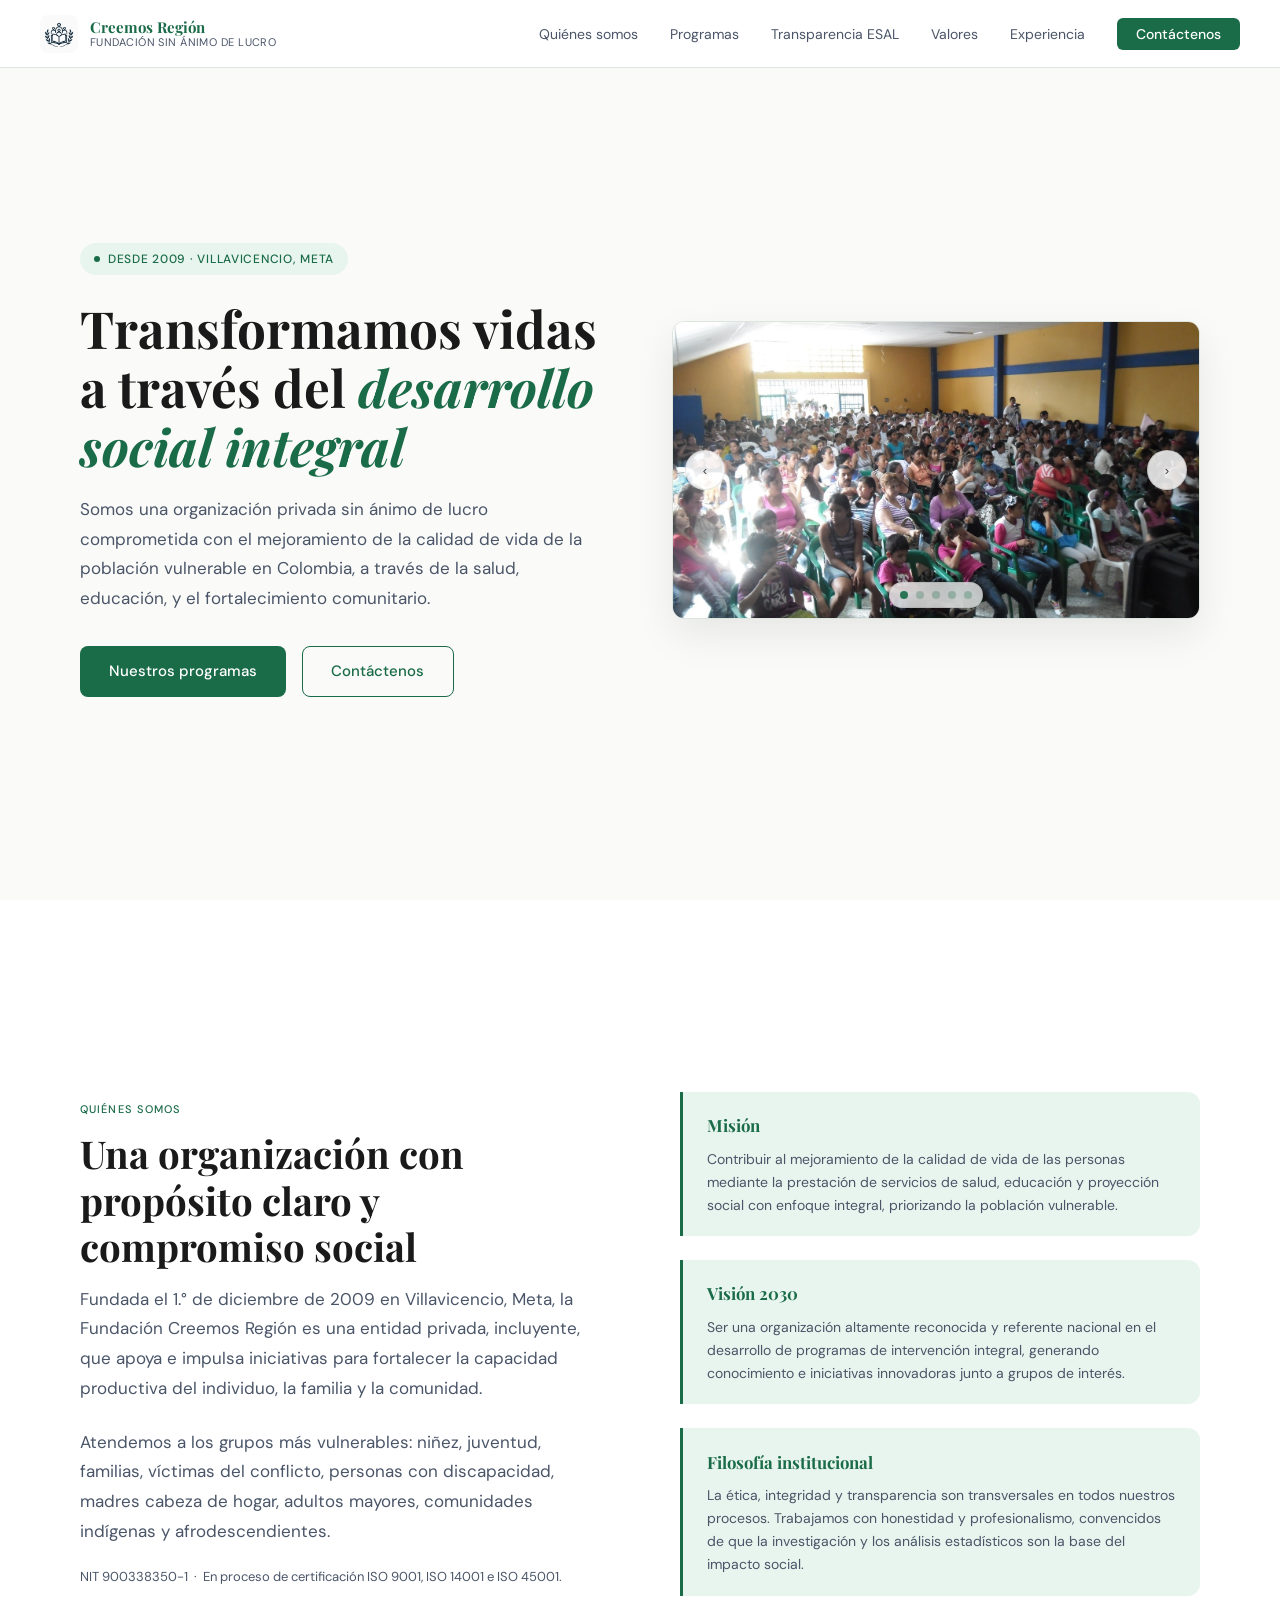
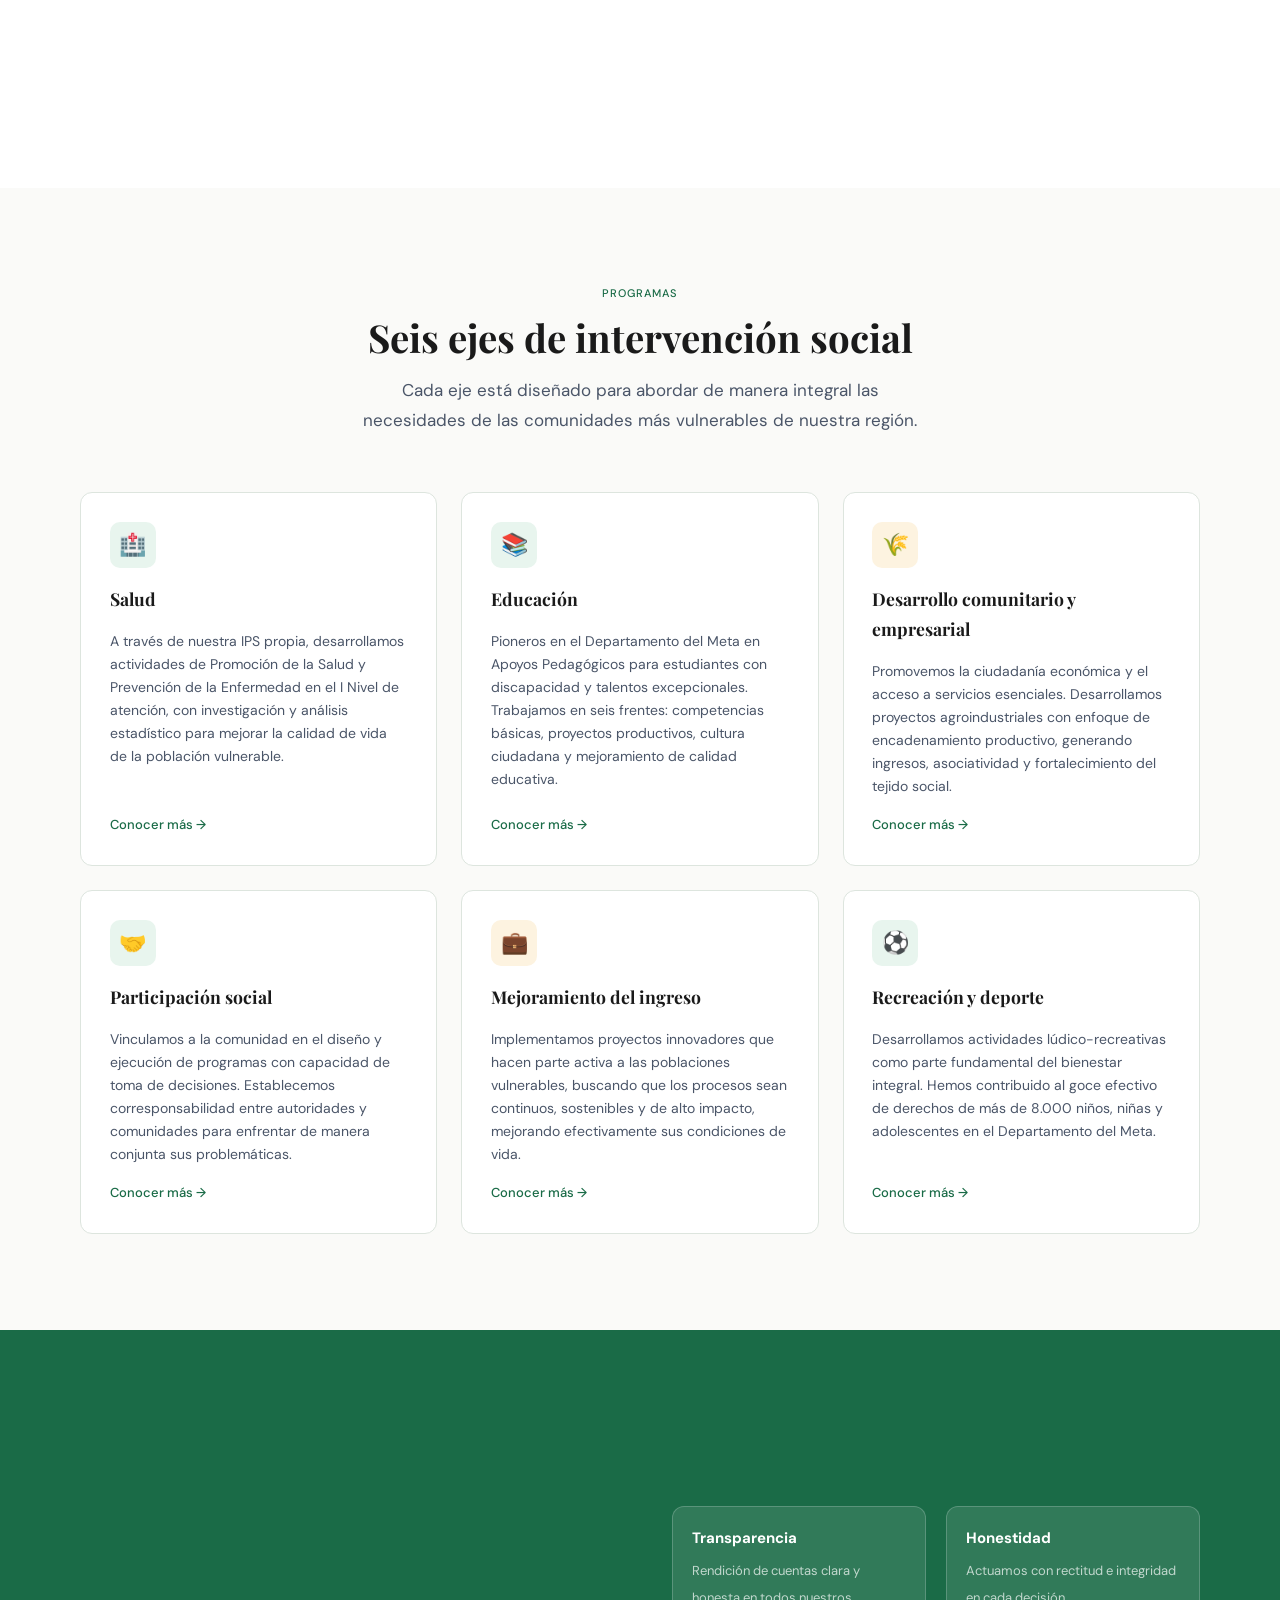
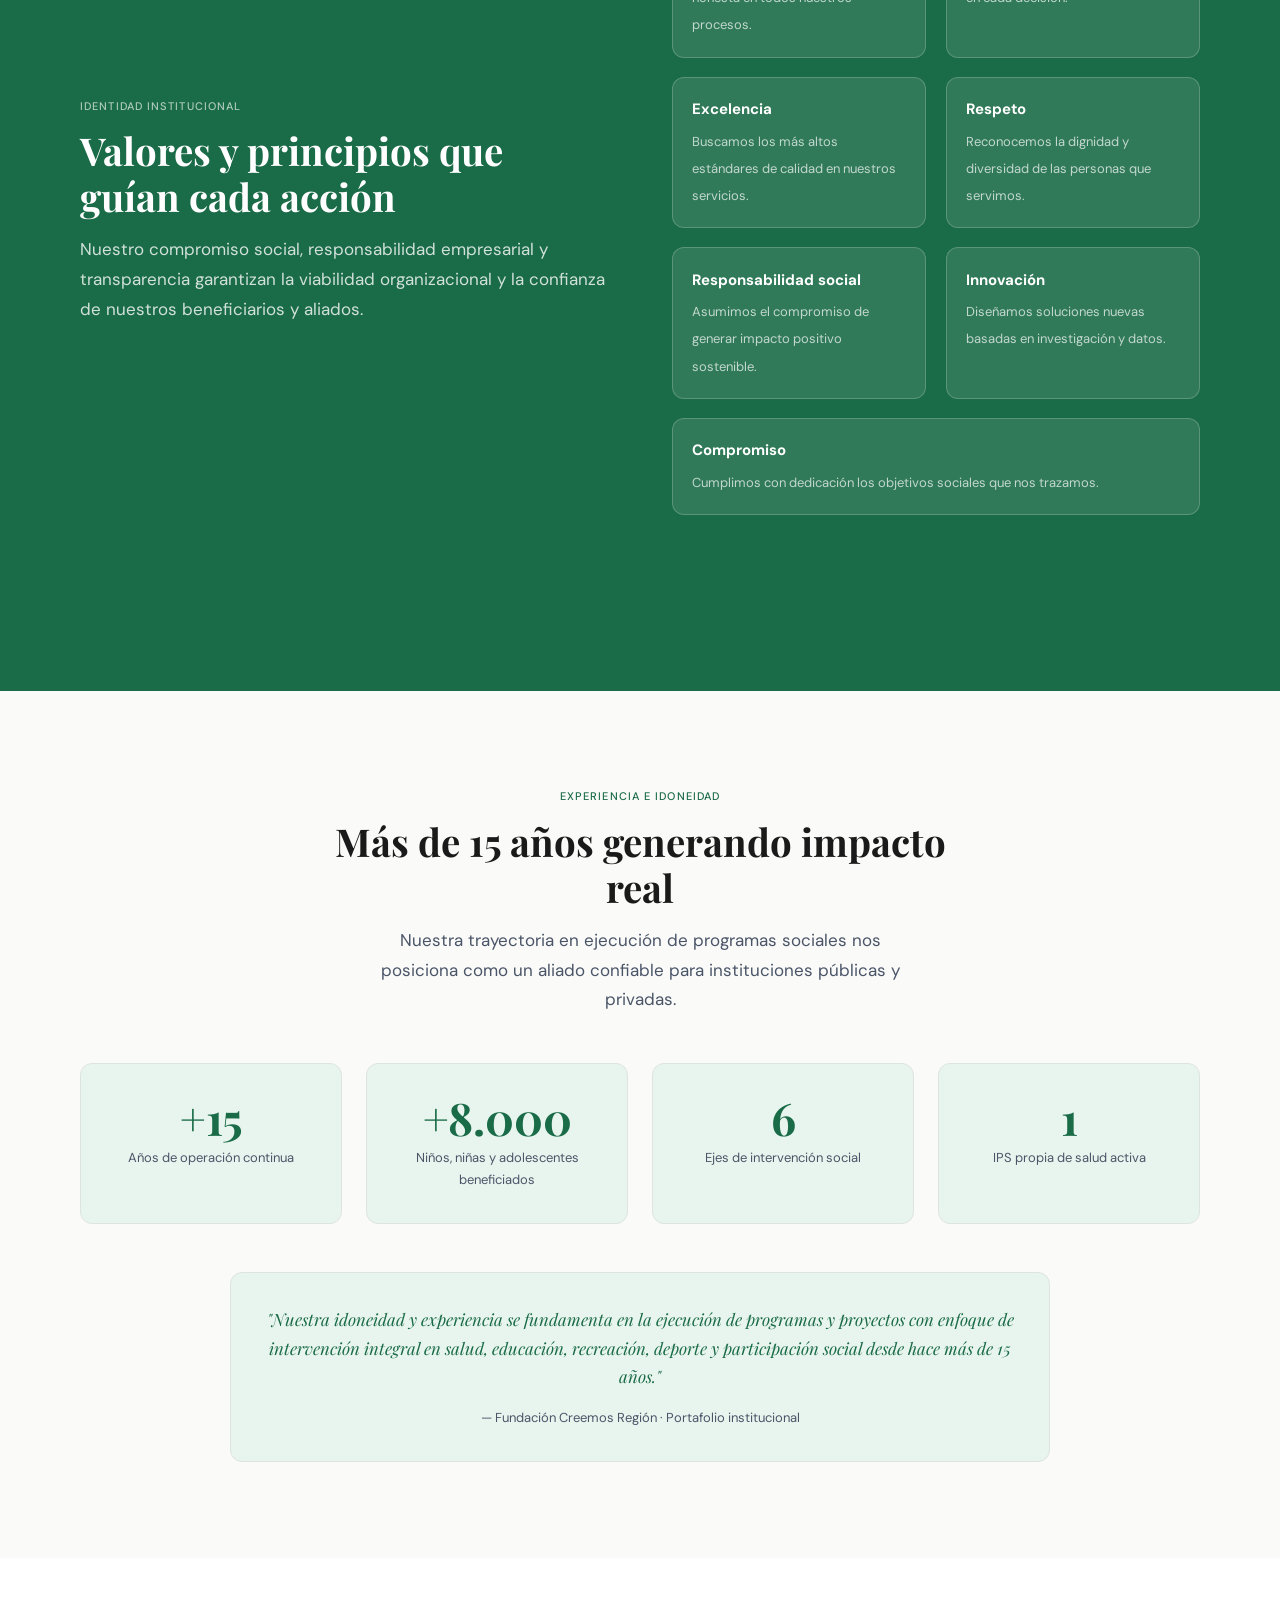
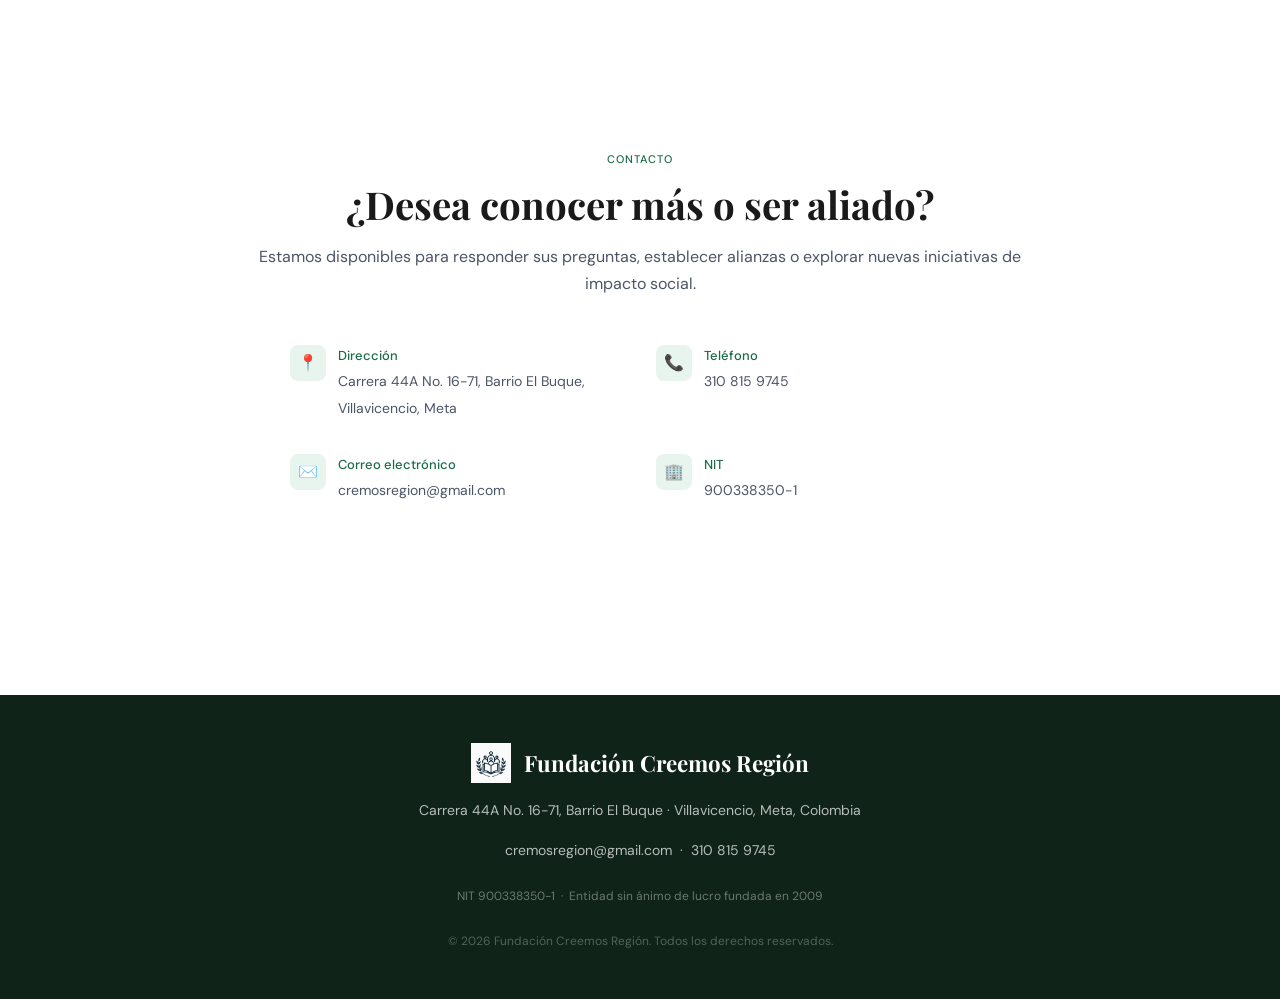
<file: index.html>
﻿<!DOCTYPE html>
<html lang="es">

<head>
  <meta charset="UTF-8" />
  <meta name="viewport" content="width=device-width, initial-scale=1.0" />
  <meta name="description"
    content="Fundación Creemos Región: organización privada sin ánimo de lucro en Villavicencio, Meta, dedicada al desarrollo social integral mediante salud, educación y fortalecimiento comunitario." />
  <title>Fundación Creemos Región</title>
  <link rel="icon" href="assets/img/favicon.svg" type="image/svg+xml" />
  <link rel="preconnect" href="https://fonts.googleapis.com" />
  <link rel="preconnect" href="https://fonts.gstatic.com" crossorigin />
  <link
    href="https://fonts.googleapis.com/css2?family=Playfair+Display:ital,wght@0,400;0,700;1,400&family=DM+Sans:wght@300;400;500&display=swap"
    rel="stylesheet" />
  <link rel="stylesheet" href="assets/css/styles.css" />
</head>

<body>

  <!-- ═══════════════ NAVBAR ═══════════════ -->
  <nav>
    <a href="index.html" class="nav-logo">
      <img src="assets/img/Logo.jpg" alt="Logo Fundación Creemos Región" class="nav-logo-icon">
      <div class="nav-logo-text">
        <strong>Creemos Región</strong>
        <span>Fundación sin ánimo de lucro</span>
      </div>
    </a>
    <ul class="nav-links">
      <li><a href="index.html#quienes">Quiénes somos</a></li>
      <li><a href="index.html#ejes">Programas</a></li>
      <li><a href="transparencia-esal.html">Transparencia ESAL</a></li>
      <li><a href="index.html#valores">Valores</a></li>
      <li><a href="index.html#experiencia">Experiencia</a></li>
      <li><a href="index.html#contacto" class="nav-cta">Contáctenos</a></li>
    </ul>
  </nav>

  <!-- ═══════════════ HERO ═══════════════ -->
  <section id="inicio">
    <div class="hero">
      <div class="hero-content">
        <div class="hero-badge">Desde 2009 · Villavicencio, Meta</div>
        <h1>Transformamos vidas a través del <em>desarrollo social integral</em></h1>
        <p class="hero-desc">
          Somos una organización privada sin ánimo de lucro comprometida con el mejoramiento de la calidad de vida de la
          población vulnerable en Colombia, a través de la salud, educación, y el fortalecimiento comunitario.
        </p>
        <div class="hero-actions">
          <a href="#ejes" class="btn btn-primary">Nuestros programas</a>
          <a href="#contacto" class="btn btn-outline">Contáctenos</a>
        </div>
      </div>

      <div class="hero-visual" aria-label="Galería principal">
        <div class="eje-carousel is-hero" data-carousel data-interval="5200" aria-label="Carrusel de imágenes principal">
          <div class="eje-carousel-viewport">
            <div class="eje-carousel-track">
              <img src="assets/img/principal1.jpg" alt="Fundación Creemos Región — imagen principal 1" loading="lazy" />
              <img src="assets/img/principal2.jpg" alt="Fundación Creemos Región — imagen principal 2" loading="lazy" />
              <img src="assets/img/principal3.jpg" alt="Fundación Creemos Región — imagen principal 3" loading="lazy" />
              <img src="assets/img/principal4.jpg" alt="Fundación Creemos Región — imagen principal 4" loading="lazy" />
              <img src="assets/img/principal5.jpg" alt="Fundación Creemos Región — imagen principal 5" loading="lazy" />
            </div>
          </div>

          <button class="eje-carousel-btn prev" type="button" aria-label="Anterior" data-carousel-prev>
            <span aria-hidden="true">‹</span>
          </button>
          <button class="eje-carousel-btn next" type="button" aria-label="Siguiente" data-carousel-next>
            <span aria-hidden="true">›</span>
          </button>

          <div class="eje-carousel-dots" aria-label="Seleccionar diapositiva">
            <button type="button" class="eje-carousel-dot is-active" data-carousel-dot="0" aria-label="Diapositiva 1" aria-current="true"></button>
            <button type="button" class="eje-carousel-dot" data-carousel-dot="1" aria-label="Diapositiva 2" aria-current="false"></button>
            <button type="button" class="eje-carousel-dot" data-carousel-dot="2" aria-label="Diapositiva 3" aria-current="false"></button>
            <button type="button" class="eje-carousel-dot" data-carousel-dot="3" aria-label="Diapositiva 4" aria-current="false"></button>
            <button type="button" class="eje-carousel-dot" data-carousel-dot="4" aria-label="Diapositiva 5" aria-current="false"></button>
          </div>
        </div>
      </div>
    </div>
  </section>

  <!-- ═══════════════ QUIÉNES SOMOS ═══════════════ -->
  <div id="quienes" class="full-bg" style="background: var(--blanco);">
    <div style="padding: 6rem 2.5rem;">
      <div
        style="max-width:1200px; margin:0 auto; display:grid; grid-template-columns:1fr 1fr; gap:5rem; align-items:center;">
        <div class="fade-in">
          <p class="section-tag">Quiénes somos</p>
          <h2 class="section-title">Una organización con propósito claro y compromiso social</h2>
          <p class="section-desc" style="margin-bottom:1.5rem;">
            Fundada el 1.° de diciembre de 2009 en Villavicencio, Meta, la Fundación Creemos Región es una entidad
            privada, incluyente, que apoya e impulsa iniciativas para fortalecer la capacidad productiva del individuo,
            la familia y la comunidad.
          </p>
          <p class="section-desc">
            Atendemos a los grupos más vulnerables: niñez, juventud, familias, víctimas del conflicto, personas con
            discapacidad, madres cabeza de hogar, adultos mayores, comunidades indígenas y afrodescendientes.
          </p>
          <p style="margin-top:1.2rem; font-size:13px; color:var(--texto-s);">
            NIT 900338350-1 &nbsp;·&nbsp; En proceso de certificación ISO 9001, ISO 14001 e ISO 45001.
          </p>
        </div>
        <div class="mvv-grid fade-in">
          <div class="mvv-card">
            <h3>Misión</h3>
            <p>Contribuir al mejoramiento de la calidad de vida de las personas mediante la prestación de servicios de
              salud, educación y proyección social con enfoque integral, priorizando la población vulnerable.</p>
          </div>
          <div class="mvv-card">
            <h3>Visión 2030</h3>
            <p>Ser una organización altamente reconocida y referente nacional en el desarrollo de programas de
              intervención integral, generando conocimiento e iniciativas innovadoras junto a grupos de interés.</p>
          </div>
          <div class="mvv-card">
            <h3>Filosofía institucional</h3>
            <p>La ética, integridad y transparencia son transversales en todos nuestros procesos. Trabajamos con
              honestidad y profesionalismo, convencidos de que la investigación y los análisis estadísticos son la base
              del impacto social.</p>
          </div>
        </div>
      </div>
    </div>
  </div>

  <!-- ═══════════════ EJES ESTRATÉGICOS ═══════════════ -->
  <section id="ejes" class="section">
    <div class="fade-in" style="text-align:center; max-width:600px; margin:0 auto 3.5rem;">
      <p class="section-tag">Programas</p>
      <h2 class="section-title">Seis ejes de intervención social</h2>
      <p class="section-desc" style="margin:0 auto;">Cada eje está diseñado para abordar de manera integral las
        necesidades de las comunidades más vulnerables de nuestra región.</p>
    </div>

    <div class="ejes-grid">

      <div class="eje-card fade-in">
        <div class="eje-icon verde">🏥</div>
        <h3>Salud</h3>
        <p>A través de nuestra IPS propia, desarrollamos actividades de Promoción de la Salud y Prevención de la
          Enfermedad en el I Nivel de atención, con investigación y análisis estadístico para mejorar la calidad de vida
          de la población vulnerable.</p>
        <a href="eje-salud.html" class="eje-link">Conocer más →</a>
      </div>

      <div class="eje-card fade-in">
        <div class="eje-icon verde">📚</div>
        <h3>Educación</h3>
        <p>Pioneros en el Departamento del Meta en Apoyos Pedagógicos para estudiantes con discapacidad y talentos
          excepcionales. Trabajamos en seis frentes: competencias básicas, proyectos productivos, cultura ciudadana y
          mejoramiento de calidad educativa.</p>
        <a href="eje-educacion.html" class="eje-link">Conocer más →</a>
      </div>

      <div class="eje-card fade-in">
        <div class="eje-icon dorado">🌾</div>
        <h3>Desarrollo comunitario y empresarial</h3>
        <p>Promovemos la ciudadanía económica y el acceso a servicios esenciales. Desarrollamos proyectos
          agroindustriales con enfoque de encadenamiento productivo, generando ingresos, asociatividad y fortalecimiento
          del tejido social.</p>
        <a href="eje-desarrollo-comunitario-empresarial.html" class="eje-link">Conocer más →</a>
      </div>

      <div class="eje-card fade-in">
        <div class="eje-icon verde">🤝</div>
        <h3>Participación social</h3>
        <p>Vinculamos a la comunidad en el diseño y ejecución de programas con capacidad de toma de decisiones.
          Establecemos corresponsabilidad entre autoridades y comunidades para enfrentar de manera conjunta sus
          problemáticas.</p>
        <a href="eje-participacion-social.html" class="eje-link">Conocer más →</a>
      </div>

      <div class="eje-card fade-in">
        <div class="eje-icon dorado">💼</div>
        <h3>Mejoramiento del ingreso</h3>
        <p>Implementamos proyectos innovadores que hacen parte activa a las poblaciones vulnerables, buscando que los
          procesos sean continuos, sostenibles y de alto impacto, mejorando efectivamente sus condiciones de vida.</p>
        <a href="eje-mejoramiento-del-ingreso.html" class="eje-link">Conocer más →</a>
      </div>

      <div class="eje-card fade-in">
        <div class="eje-icon verde">⚽</div>
        <h3>Recreación y deporte</h3>
        <p>Desarrollamos actividades lúdico-recreativas como parte fundamental del bienestar integral. Hemos contribuido
          al goce efectivo de derechos de más de 8.000 niños, niñas y adolescentes en el Departamento del Meta.</p>
        <a href="eje-recreacion-y-deporte.html" class="eje-link">Conocer más →</a>
      </div>

    </div>
  </section>

  <!-- ═══════════════ VALORES ═══════════════ -->
  <div id="valores" class="full-bg" style="background: var(--verde);">
    <div style="padding: 6rem 2.5rem;">
      <div
        style="max-width:1200px; margin:0 auto; display:grid; grid-template-columns:1fr 1fr; gap:4rem; align-items:center;">
        <div class="fade-in">
          <p class="section-tag" style="color:rgba(255,255,255,0.65);">Identidad institucional</p>
          <h2 class="section-title" style="color:#fff;">Valores y principios que guían cada acción</h2>
          <p class="section-desc" style="color:rgba(255,255,255,0.8);">
            Nuestro compromiso social, responsabilidad empresarial y transparencia garantizan la viabilidad
            organizacional y la confianza de nuestros beneficiarios y aliados.
          </p>
        </div>
        <div class="valores-list fade-in">
          <div class="valor-item">
            <strong>Transparencia</strong>
            <span>Rendición de cuentas clara y honesta en todos nuestros procesos.</span>
          </div>
          <div class="valor-item">
            <strong>Honestidad</strong>
            <span>Actuamos con rectitud e integridad en cada decisión.</span>
          </div>
          <div class="valor-item">
            <strong>Excelencia</strong>
            <span>Buscamos los más altos estándares de calidad en nuestros servicios.</span>
          </div>
          <div class="valor-item">
            <strong>Respeto</strong>
            <span>Reconocemos la dignidad y diversidad de las personas que servimos.</span>
          </div>
          <div class="valor-item">
            <strong>Responsabilidad social</strong>
            <span>Asumimos el compromiso de generar impacto positivo sostenible.</span>
          </div>
          <div class="valor-item">
            <strong>Innovación</strong>
            <span>Diseñamos soluciones nuevas basadas en investigación y datos.</span>
          </div>
          <div class="valor-item" style="grid-column: 1/-1;">
            <strong>Compromiso</strong>
            <span>Cumplimos con dedicación los objetivos sociales que nos trazamos.</span>
          </div>
        </div>
      </div>
    </div>
  </div>

  <!-- ═══════════════ EXPERIENCIA ═══════════════ -->
  <section id="experiencia" class="section">
    <div class="fade-in" style="text-align:center; max-width:620px; margin:0 auto 1rem;">
      <p class="section-tag">Experiencia e idoneidad</p>
      <h2 class="section-title">Más de 15 años generando impacto real</h2>
      <p class="section-desc" style="margin: 0 auto;">Nuestra trayectoria en ejecución de programas sociales nos
        posiciona como un aliado confiable para instituciones públicas y privadas.</p>
    </div>

    <div class="exp-row fade-in">
      <div class="exp-num">
        <strong>+15</strong>
        <span>Años de operación continua</span>
      </div>
      <div class="exp-num">
        <strong>+8.000</strong>
        <span>Niños, niñas y adolescentes beneficiados</span>
      </div>
      <div class="exp-num">
        <strong>6</strong>
        <span>Ejes de intervención social</span>
      </div>
      <div class="exp-num">
        <strong>1</strong>
        <span>IPS propia de salud activa</span>
      </div>
    </div>

    <div
      style="margin-top: 3rem; background: var(--verde-light); border-radius: var(--radius); padding: 2rem; border: 1px solid var(--borde); max-width: 820px; margin-left: auto; margin-right: auto;"
      class="fade-in">
      <p
        style="font-family: var(--ff-display); font-size: 1.05rem; color: var(--verde); font-style: italic; line-height: 1.7; text-align: center;">
        "Nuestra idoneidad y experiencia se fundamenta en la ejecución de programas y proyectos con enfoque de
        intervención integral en salud, educación, recreación, deporte y participación social desde hace más de 15
        años."
      </p>
      <p style="text-align:center; margin-top: 1rem; font-size: 13px; color: var(--texto-s);">
        — Fundación Creemos Región · Portafolio institucional
      </p>
    </div>
  </section>

  <!-- ═══════════════ CONTACTO ═══════════════ -->
  <div id="contacto" class="full-bg" style="background: var(--blanco);">
    <div style="padding: 6rem 2.5rem;">
      <div style="max-width:800px; margin:0 auto;">

        <div class="fade-in" style="text-align: center; margin-bottom: 3rem;">
          <p class="section-tag">Contacto</p>
          <h2 class="section-title">¿Desea conocer más o ser aliado?</h2>
          <p style="font-size: 16px; color: var(--texto-s); margin-bottom: 0; line-height: 1.7;">
            Estamos disponibles para responder sus preguntas, establecer alianzas o explorar nuevas iniciativas de
            impacto social.
          </p>
        </div>

        <div class="contact-data fade-in" style="display: grid; grid-template-columns: 1fr 1fr; gap: 2rem; max-width: 700px; margin: 0 auto;">
          <div class="contact-row">
            <div class="contact-row-icon">📍</div>
            <div class="contact-row-text">
              <strong>Dirección</strong>
              <span>Carrera 44A No. 16-71, Barrio El Buque, Villavicencio, Meta</span>
            </div>
          </div>
          <div class="contact-row">
            <div class="contact-row-icon">📞</div>
            <div class="contact-row-text">
              <strong>Teléfono</strong>
              <span>310 815 9745</span>
            </div>
          </div>
          <div class="contact-row">
            <div class="contact-row-icon">✉️</div>
            <div class="contact-row-text">
              <strong>Correo electrónico</strong>
              <span>cremosregion@gmail.com</span>
            </div>
          </div>
          <div class="contact-row">
            <div class="contact-row-icon">🏢</div>
            <div class="contact-row-text">
              <strong>NIT</strong>
              <span>900338350-1</span>
            </div>
          </div>
        </div>

      </div>
    </div>
  </div>

  <!-- ═══════════════ FOOTER ═══════════════ -->
  <footer>
    <div class="footer-inner">
      <div class="footer-logo">
        <img src="assets/img/Logo.jpg" alt="Logo Fundación Creemos Región">
        <span>Fundación Creemos Región</span>
      </div>
      <p>Carrera 44A No. 16-71, Barrio El Buque · Villavicencio, Meta, Colombia</p>
      <p>cremosregion@gmail.com &nbsp;·&nbsp; 310 815 9745</p>
      <p class="footer-nit">NIT 900338350-1 &nbsp;·&nbsp; Entidad sin ánimo de lucro fundada en 2009</p>
      <p style="margin-top: 0.5rem; opacity: 0.4; font-size: 12px;">© 2026 Fundación Creemos Región. Todos los derechos
        reservados.</p>
    </div>
  </footer>
  <script src="assets/js/main.js" defer></script>

</body>

</html>
</file>
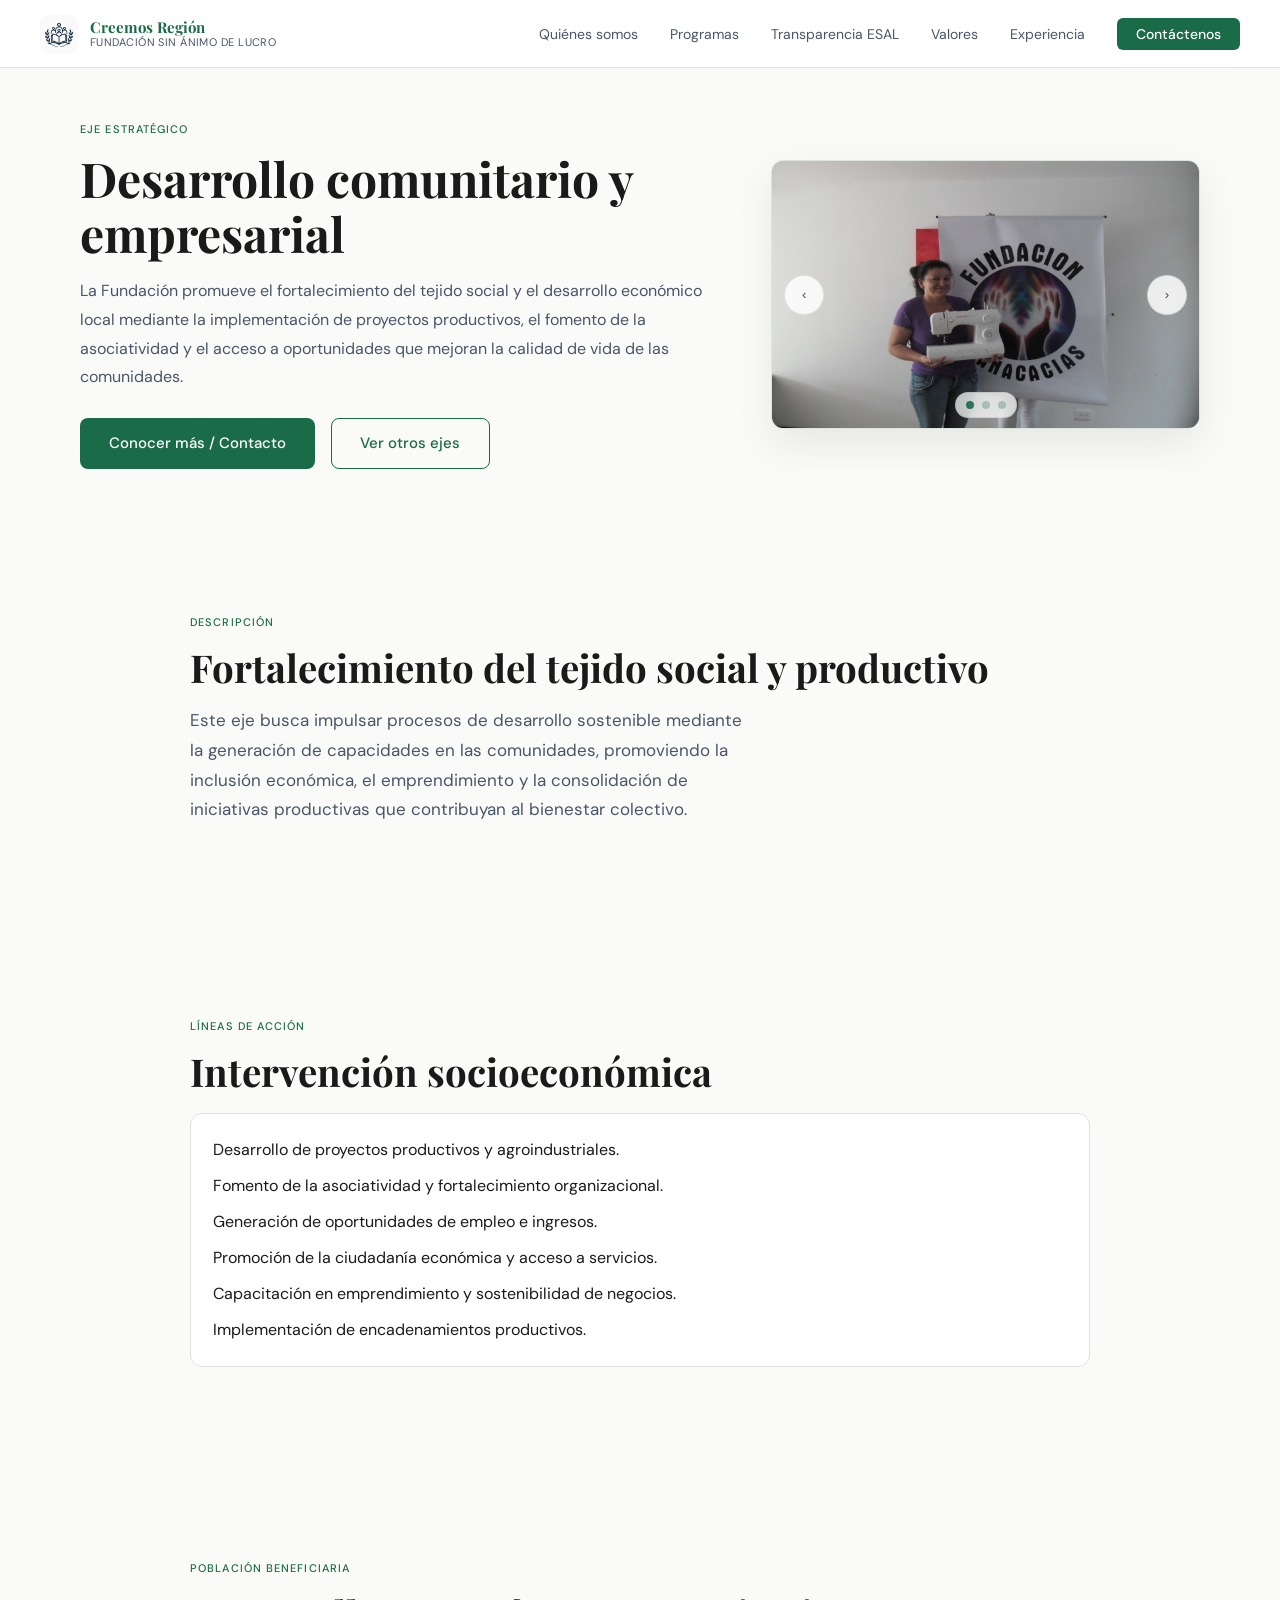
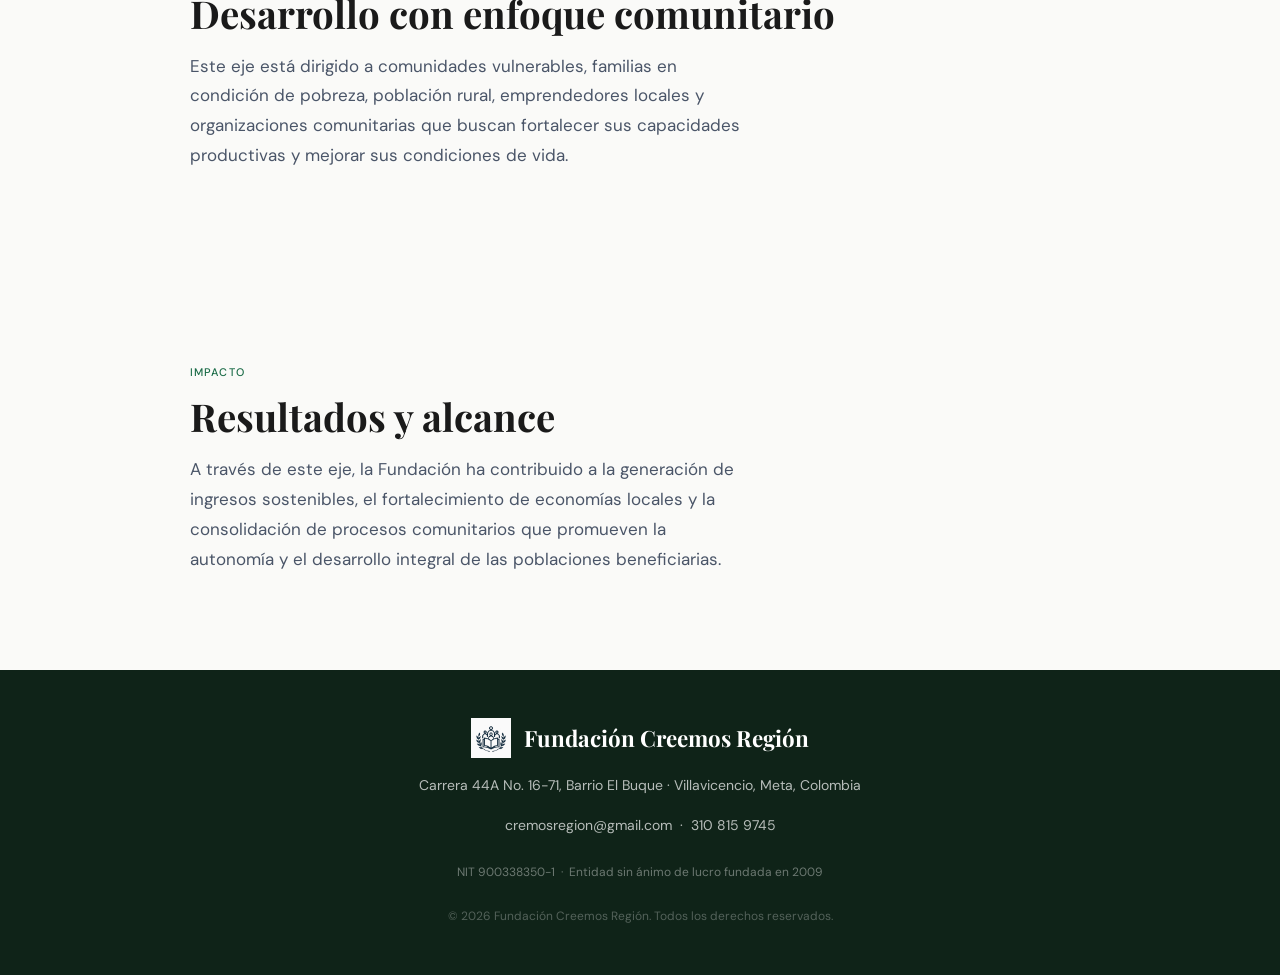
<file: eje-desarrollo-comunitario-empresarial.html>
<!DOCTYPE html>
<html lang="es">
<head>
  <meta charset="UTF-8" />
  <meta name="viewport" content="width=device-width, initial-scale=1.0" />
  <meta name="description" content="Eje Desarrollo comunitario y empresarial: ciudadanía económica y proyectos productivos — Fundación Creemos Región." />
  <title>Eje Desarrollo comunitario y empresarial — Fundación Creemos Región</title>
  <link rel="icon" href="assets/img/favicon.svg" type="image/svg+xml" />
  <link rel="preconnect" href="https://fonts.googleapis.com" />
  <link rel="preconnect" href="https://fonts.gstatic.com" crossorigin />
  <link href="https://fonts.googleapis.com/css2?family=Playfair+Display:ital,wght@0,400;0,700;1,400&family=DM+Sans:wght@300;400;500&display=swap" rel="stylesheet" />
  <link rel="stylesheet" href="assets/css/styles.css" />
</head>
<body>

<nav>
  <a href="index.html" class="nav-logo">
    <img src="assets/img/Logo.jpg" alt="Logo Fundación Creemos Región" class="nav-logo-icon">
    <div class="nav-logo-text">
      <strong>Creemos Región</strong>
      <span>Fundación sin ánimo de lucro</span>
    </div>
  </a>
  <ul class="nav-links">
    <li><a href="index.html#quienes">Quiénes somos</a></li>
    <li><a href="index.html#ejes">Programas</a></li>
    <li><a href="transparencia-esal.html">Transparencia ESAL</a></li>
    <li><a href="index.html#valores">Valores</a></li>
    <li><a href="index.html#experiencia">Experiencia</a></li>
    <li><a href="index.html#contacto" class="nav-cta">Contáctenos</a></li>
  </ul>
</nav>

<header class="page-hero">
  <div class="page-hero-inner">
    <div class="fade-in">
      <p class="section-tag">Eje estratégico</p>
      <h1 class="page-title">Desarrollo comunitario y empresarial</h1>
      <p class="page-lead">
        La Fundación promueve el fortalecimiento del tejido social y el desarrollo económico local mediante la implementación de proyectos productivos, el fomento de la asociatividad y el acceso a oportunidades que mejoran la calidad de vida de las comunidades.
      </p>
      <div class="hero-actions">
        <a class="btn btn-primary" href="index.html#contacto">Conocer más / Contacto</a>
        <a class="btn btn-outline" href="index.html#ejes">Ver otros ejes</a>
      </div>
    </div>

    <div class="page-hero-media fade-in" aria-label="Imagen del eje Desarrollo comunitario (próximamente)">
      <div class="eje-carousel" data-carousel data-interval="5200" aria-label="GalerÃ­a de imÃ¡genes del eje Desarrollo Comunitario y Empresarial">
        <div class="eje-carousel-viewport">
          <div class="eje-carousel-track">
            <img src="assets/img/ejes/desarrollo/desarrollo1.jpg" alt="Eje Desarrollo Comunitario y Empresarial â€” foto 1" loading="lazy" />
            <img src="assets/img/ejes/desarrollo/desarrollo2.jpg" alt="Eje Desarrollo Comunitario y Empresarial â€” foto 2" loading="lazy" />
            <img src="assets/img/ejes/desarrollo/desarrollo3.jpg" alt="Eje Desarrollo Comunitario y Empresarial â€” foto 3" loading="lazy" />
          </div>
        </div>

        <button class="eje-carousel-btn prev" type="button" aria-label="Anterior" data-carousel-prev>
          <span aria-hidden="true">‹</span>
        </button>
        <button class="eje-carousel-btn next" type="button" aria-label="Siguiente" data-carousel-next>
          <span aria-hidden="true">›</span>
        </button>

        <div class="eje-carousel-dots" aria-label="Seleccionar diapositiva">
          <button type="button" class="eje-carousel-dot is-active" data-carousel-dot="0" aria-label="Diapositiva 1" aria-current="true"></button>
          <button type="button" class="eje-carousel-dot" data-carousel-dot="1" aria-label="Diapositiva 2" aria-current="false"></button>
          <button type="button" class="eje-carousel-dot" data-carousel-dot="2" aria-label="Diapositiva 3" aria-current="false"></button>
        </div>
      </div>
    </div>
  </div>
</header>

<main>
  <section class="section">
    <div class="fade-in" style="max-width: 900px; margin: 0 auto;">
      <p class="section-tag">Descripción</p>
      <h2 class="section-title">Fortalecimiento del tejido social y productivo</h2>
      <p class="section-desc">
        Este eje busca impulsar procesos de desarrollo sostenible mediante la generación de capacidades en las comunidades, promoviendo la inclusión económica, el emprendimiento y la consolidación de iniciativas productivas que contribuyan al bienestar colectivo.
      </p>
    </div>
  </section>

  <section class="section">
    <div class="fade-in" style="max-width: 900px; margin: 0 auto;">
      <p class="section-tag">Líneas de acción</p>
      <h2 class="section-title">Intervención socioeconómica</h2>
      <div class="list-card">
        <ul class="clean-list">
          <li>Desarrollo de proyectos productivos y agroindustriales.</li>
          <li>Fomento de la asociatividad y fortalecimiento organizacional.</li>
          <li>Generación de oportunidades de empleo e ingresos.</li>
          <li>Promoción de la ciudadanía económica y acceso a servicios.</li>
          <li>Capacitación en emprendimiento y sostenibilidad de negocios.</li>
          <li>Implementación de encadenamientos productivos.</li>
        </ul>
      </div>
    </div>
  </section>

  <section class="section">
    <div class="fade-in" style="max-width: 900px; margin: 0 auto;">
      <p class="section-tag">Población beneficiaria</p>
      <h2 class="section-title">Desarrollo con enfoque comunitario</h2>
      <p class="section-desc">
        Este eje está dirigido a comunidades vulnerables, familias en condición de pobreza, población rural, emprendedores locales y organizaciones comunitarias que buscan fortalecer sus capacidades productivas y mejorar sus condiciones de vida.
      </p>
    </div>
  </section>

  <section class="section">
    <div class="fade-in" style="max-width: 900px; margin: 0 auto;">
      <p class="section-tag">Impacto</p>
      <h2 class="section-title">Resultados y alcance</h2>
      <p class="section-desc">
        A través de este eje, la Fundación ha contribuido a la generación de ingresos sostenibles, el fortalecimiento de economías locales y la consolidación de procesos comunitarios que promueven la autonomía y el desarrollo integral de las poblaciones beneficiarias.
      </p>
    </div>
  </section>
</main>

<footer>
  <div class="footer-inner">
    <div class="footer-logo">
      <img src="assets/img/Logo.jpg" alt="Logo Fundación Creemos Región">
      <span>Fundación Creemos Región</span>
    </div>
    <p>Carrera 44A No. 16-71, Barrio El Buque · Villavicencio, Meta, Colombia</p>
    <p>cremosregion@gmail.com &nbsp;·&nbsp; 310 815 9745</p>
    <p class="footer-nit">NIT 900338350-1 &nbsp;·&nbsp; Entidad sin ánimo de lucro fundada en 2009</p>
    <p style="margin-top: 0.5rem; opacity: 0.4; font-size: 12px;">© 2026 Fundación Creemos Región. Todos los derechos reservados.</p>
  </div>
</footer>

<script src="assets/js/main.js" defer></script>
</body>
</html>
</file>
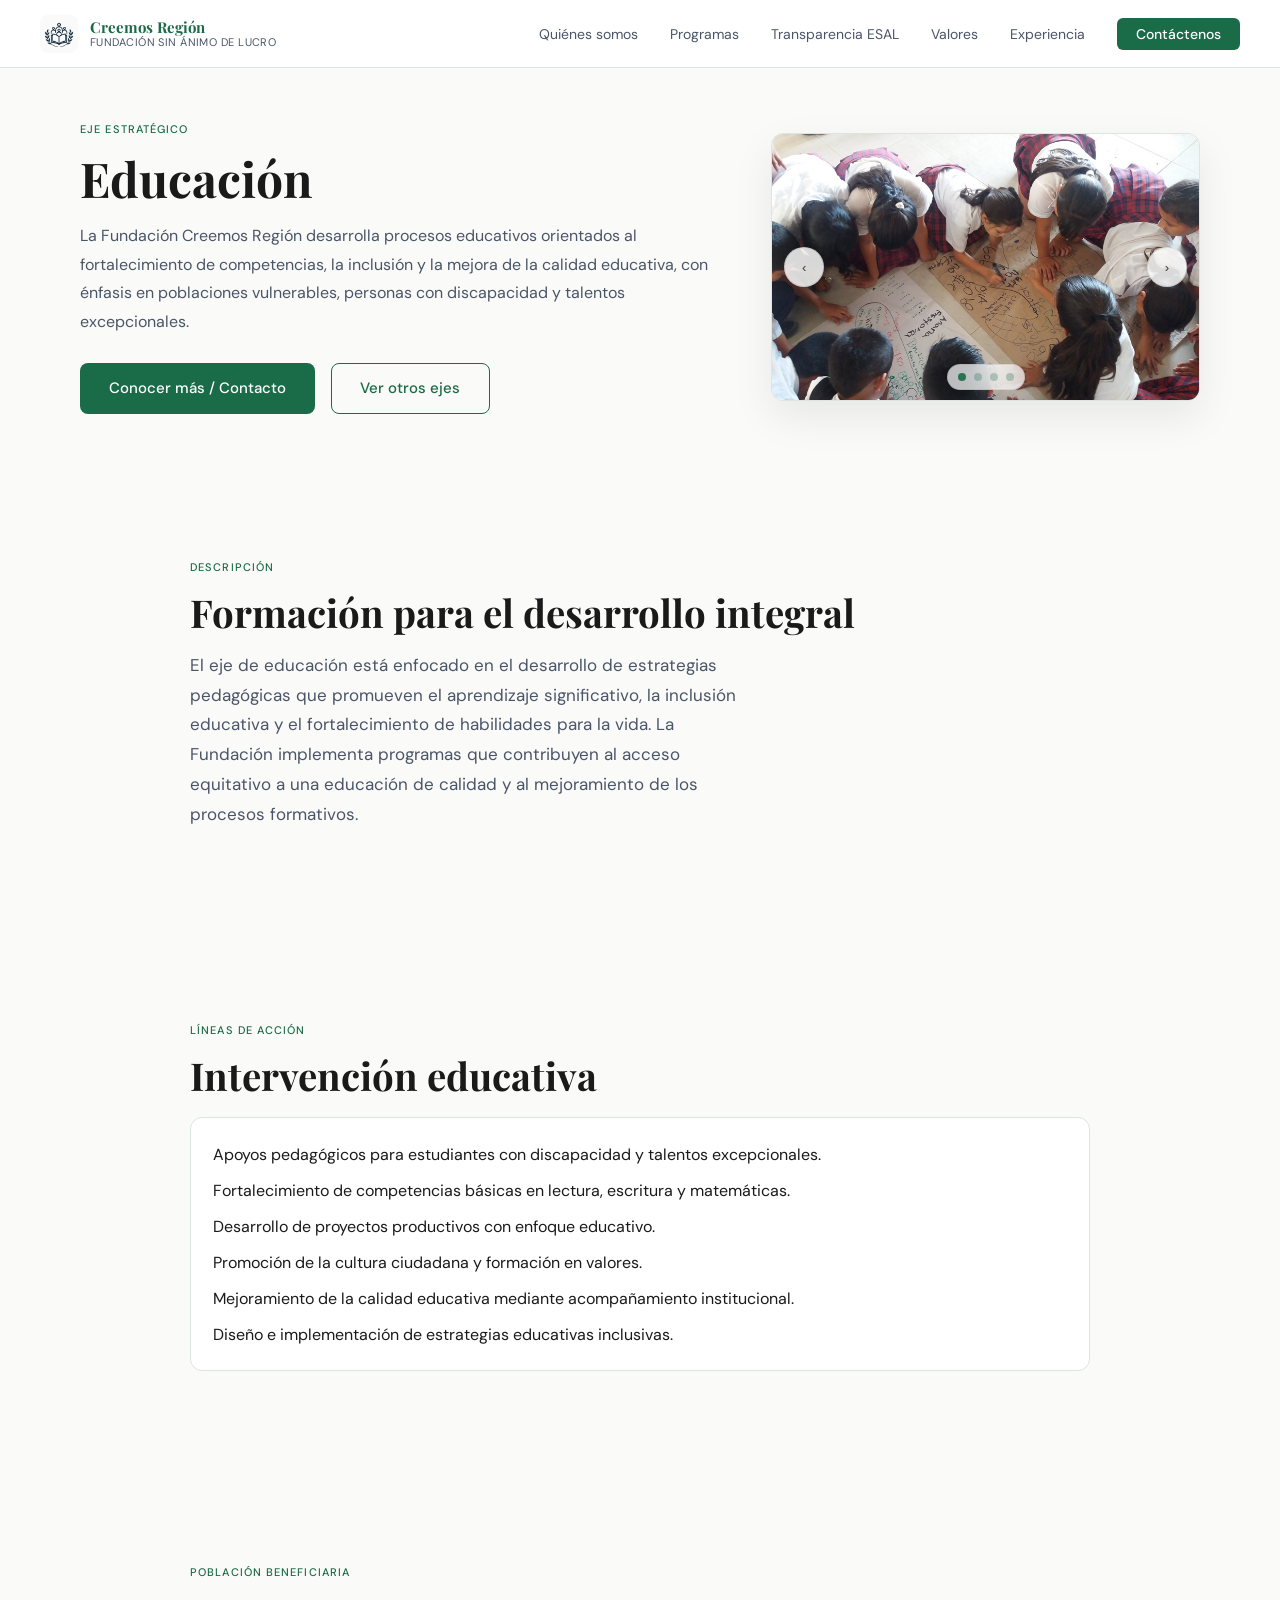
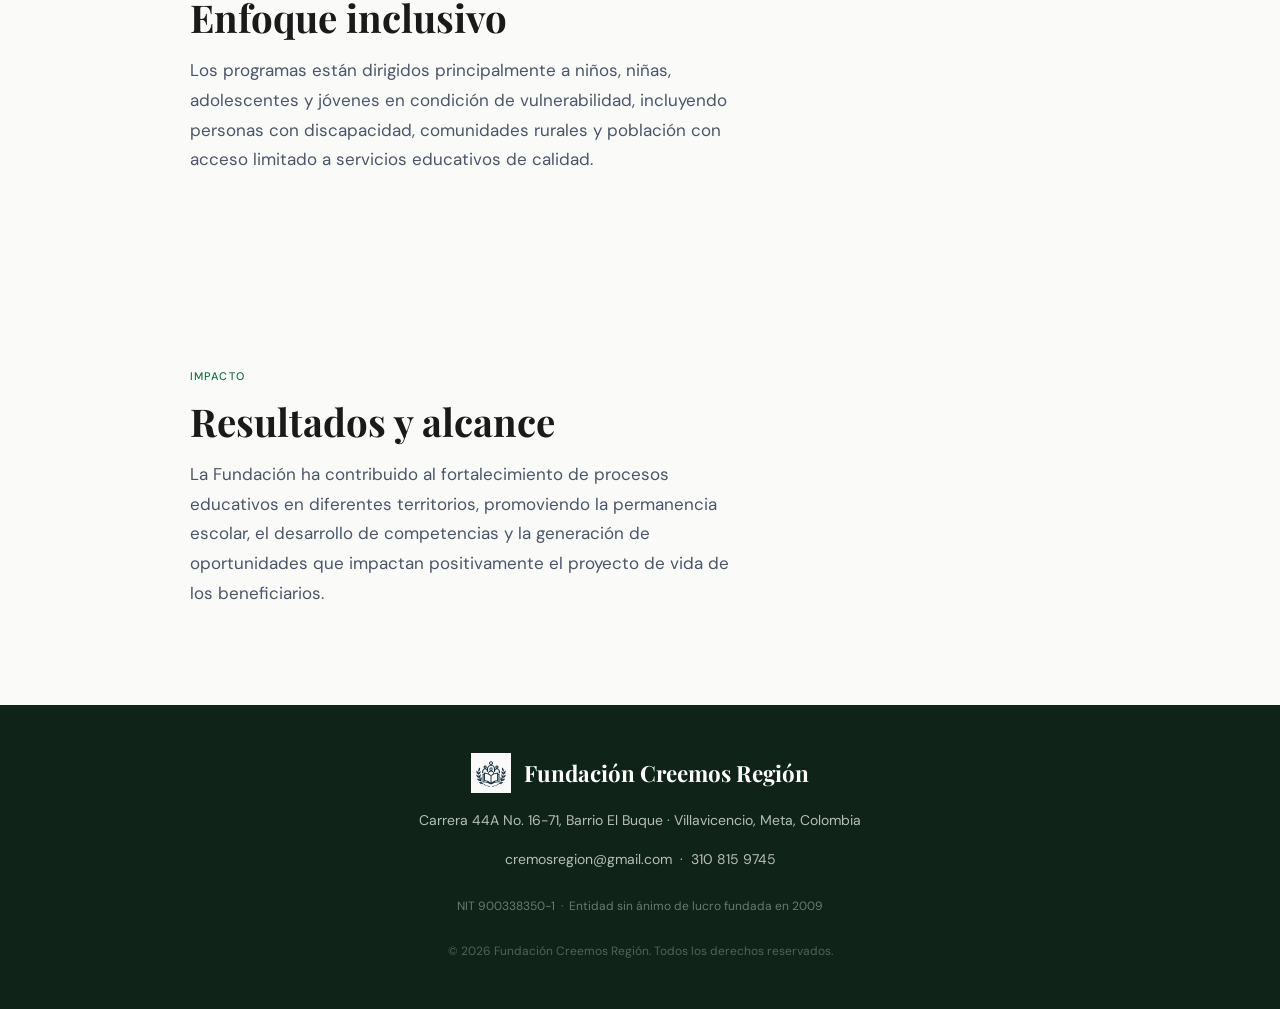
<file: eje-educacion.html>
<!DOCTYPE html>
<html lang="es">
<head>
  <meta charset="UTF-8" />
  <meta name="viewport" content="width=device-width, initial-scale=1.0" />
  <meta name="description" content="Eje Educación: apoyos pedagógicos y fortalecimiento de la calidad educativa — Fundación Creemos Región." />
  <title>Eje Educación — Fundación Creemos Región</title>
  <link rel="icon" href="assets/img/favicon.svg" type="image/svg+xml" />
  <link rel="preconnect" href="https://fonts.googleapis.com" />
  <link rel="preconnect" href="https://fonts.gstatic.com" crossorigin />
  <link href="https://fonts.googleapis.com/css2?family=Playfair+Display:ital,wght@0,400;0,700;1,400&family=DM+Sans:wght@300;400;500&display=swap" rel="stylesheet" />
  <link rel="stylesheet" href="assets/css/styles.css" />
</head>
<body>

<nav>
  <a href="index.html" class="nav-logo">
    <img src="assets/img/Logo.jpg" alt="Logo Fundación Creemos Región" class="nav-logo-icon">
    <div class="nav-logo-text">
      <strong>Creemos Región</strong>
      <span>Fundación sin ánimo de lucro</span>
    </div>
  </a>
  <ul class="nav-links">
    <li><a href="index.html#quienes">Quiénes somos</a></li>
    <li><a href="index.html#ejes">Programas</a></li>
    <li><a href="transparencia-esal.html">Transparencia ESAL</a></li>
    <li><a href="index.html#valores">Valores</a></li>
    <li><a href="index.html#experiencia">Experiencia</a></li>
    <li><a href="index.html#contacto" class="nav-cta">Contáctenos</a></li>
  </ul>
</nav>

<header class="page-hero">
  <div class="page-hero-inner">
    <div class="fade-in">
      <p class="section-tag">Eje estratégico</p>
      <h1 class="page-title">Educación</h1>
      <p class="page-lead">
        La Fundación Creemos Región desarrolla procesos educativos orientados al fortalecimiento de competencias, la inclusión y la mejora de la calidad educativa, con énfasis en poblaciones vulnerables, personas con discapacidad y talentos excepcionales.
      </p>
      <div class="hero-actions">
        <a class="btn btn-primary" href="index.html#contacto">Conocer más / Contacto</a>
        <a class="btn btn-outline" href="index.html#ejes">Ver otros ejes</a>
      </div>
    </div>

    <div class="page-hero-media fade-in" aria-label="Imagen del eje Educación (próximamente)">
      <div class="eje-carousel" data-carousel data-interval="5200" aria-label="GalerÃ­a de imÃ¡genes del eje EducaciÃ³n">
        <div class="eje-carousel-viewport">
          <div class="eje-carousel-track">
            <img src="assets/img/ejes/educacion/Educacion1.png" alt="Eje EducaciÃ³n â€” foto 1" loading="lazy" />
            <img src="assets/img/ejes/educacion/Educacion2.png" alt="Eje EducaciÃ³n â€” foto 2" loading="lazy" />
            <img src="assets/img/ejes/educacion/Educacion3.png" alt="Eje EducaciÃ³n â€” foto 3" loading="lazy" />
            <img src="assets/img/ejes/educacion/Educacion4.png" alt="Eje EducaciÃ³n â€” foto 4" loading="lazy" />
          </div>
        </div>

        <button class="eje-carousel-btn prev" type="button" aria-label="Anterior" data-carousel-prev>
          <span aria-hidden="true">‹</span>
        </button>
        <button class="eje-carousel-btn next" type="button" aria-label="Siguiente" data-carousel-next>
          <span aria-hidden="true">›</span>
        </button>

        <div class="eje-carousel-dots" aria-label="Seleccionar diapositiva">
          <button type="button" class="eje-carousel-dot is-active" data-carousel-dot="0" aria-label="Diapositiva 1" aria-current="true"></button>
          <button type="button" class="eje-carousel-dot" data-carousel-dot="1" aria-label="Diapositiva 2" aria-current="false"></button>
          <button type="button" class="eje-carousel-dot" data-carousel-dot="2" aria-label="Diapositiva 3" aria-current="false"></button>
          <button type="button" class="eje-carousel-dot" data-carousel-dot="3" aria-label="Diapositiva 4" aria-current="false"></button>
        </div>
      </div>
    </div>
  </div>
</header>

<main>
  <section class="section">
    <div class="fade-in" style="max-width: 900px; margin: 0 auto;">
      <p class="section-tag">Descripción</p>
      <h2 class="section-title">Formación para el desarrollo integral</h2>
      <p class="section-desc">
        El eje de educación está enfocado en el desarrollo de estrategias pedagógicas que promueven el aprendizaje significativo, la inclusión educativa y el fortalecimiento de habilidades para la vida. La Fundación implementa programas que contribuyen al acceso equitativo a una educación de calidad y al mejoramiento de los procesos formativos.
      </p>
    </div>
  </section>

  <section class="section">
    <div class="fade-in" style="max-width: 900px; margin: 0 auto;">
      <p class="section-tag">Líneas de acción</p>
      <h2 class="section-title">Intervención educativa</h2>
      <div class="list-card">
        <ul class="clean-list">
          <li>Apoyos pedagógicos para estudiantes con discapacidad y talentos excepcionales.</li>
          <li>Fortalecimiento de competencias básicas en lectura, escritura y matemáticas.</li>
          <li>Desarrollo de proyectos productivos con enfoque educativo.</li>
          <li>Promoción de la cultura ciudadana y formación en valores.</li>
          <li>Mejoramiento de la calidad educativa mediante acompañamiento institucional.</li>
          <li>Diseño e implementación de estrategias educativas inclusivas.</li>
        </ul>
      </div>
    </div>
  </section>

  <section class="section">
    <div class="fade-in" style="max-width: 900px; margin: 0 auto;">
      <p class="section-tag">Población beneficiaria</p>
      <h2 class="section-title">Enfoque inclusivo</h2>
      <p class="section-desc">
        Los programas están dirigidos principalmente a niños, niñas, adolescentes y jóvenes en condición de vulnerabilidad, incluyendo personas con discapacidad, comunidades rurales y población con acceso limitado a servicios educativos de calidad.
      </p>
    </div>
  </section>

  <section class="section">
    <div class="fade-in" style="max-width: 900px; margin: 0 auto;">
      <p class="section-tag">Impacto</p>
      <h2 class="section-title">Resultados y alcance</h2>
      <p class="section-desc">
        La Fundación ha contribuido al fortalecimiento de procesos educativos en diferentes territorios, promoviendo la permanencia escolar, el desarrollo de competencias y la generación de oportunidades que impactan positivamente el proyecto de vida de los beneficiarios.
      </p>
    </div>
  </section>
</main>

<footer>
  <div class="footer-inner">
    <div class="footer-logo">
      <img src="assets/img/Logo.jpg" alt="Logo Fundación Creemos Región">
      <span>Fundación Creemos Región</span>
    </div>
    <p>Carrera 44A No. 16-71, Barrio El Buque · Villavicencio, Meta, Colombia</p>
    <p>cremosregion@gmail.com &nbsp;·&nbsp; 310 815 9745</p>
    <p class="footer-nit">NIT 900338350-1 &nbsp;·&nbsp; Entidad sin ánimo de lucro fundada en 2009</p>
    <p style="margin-top: 0.5rem; opacity: 0.4; font-size: 12px;">© 2026 Fundación Creemos Región. Todos los derechos reservados.</p>
  </div>
</footer>

<script src="assets/js/main.js" defer></script>
</body>
</html>
</file>
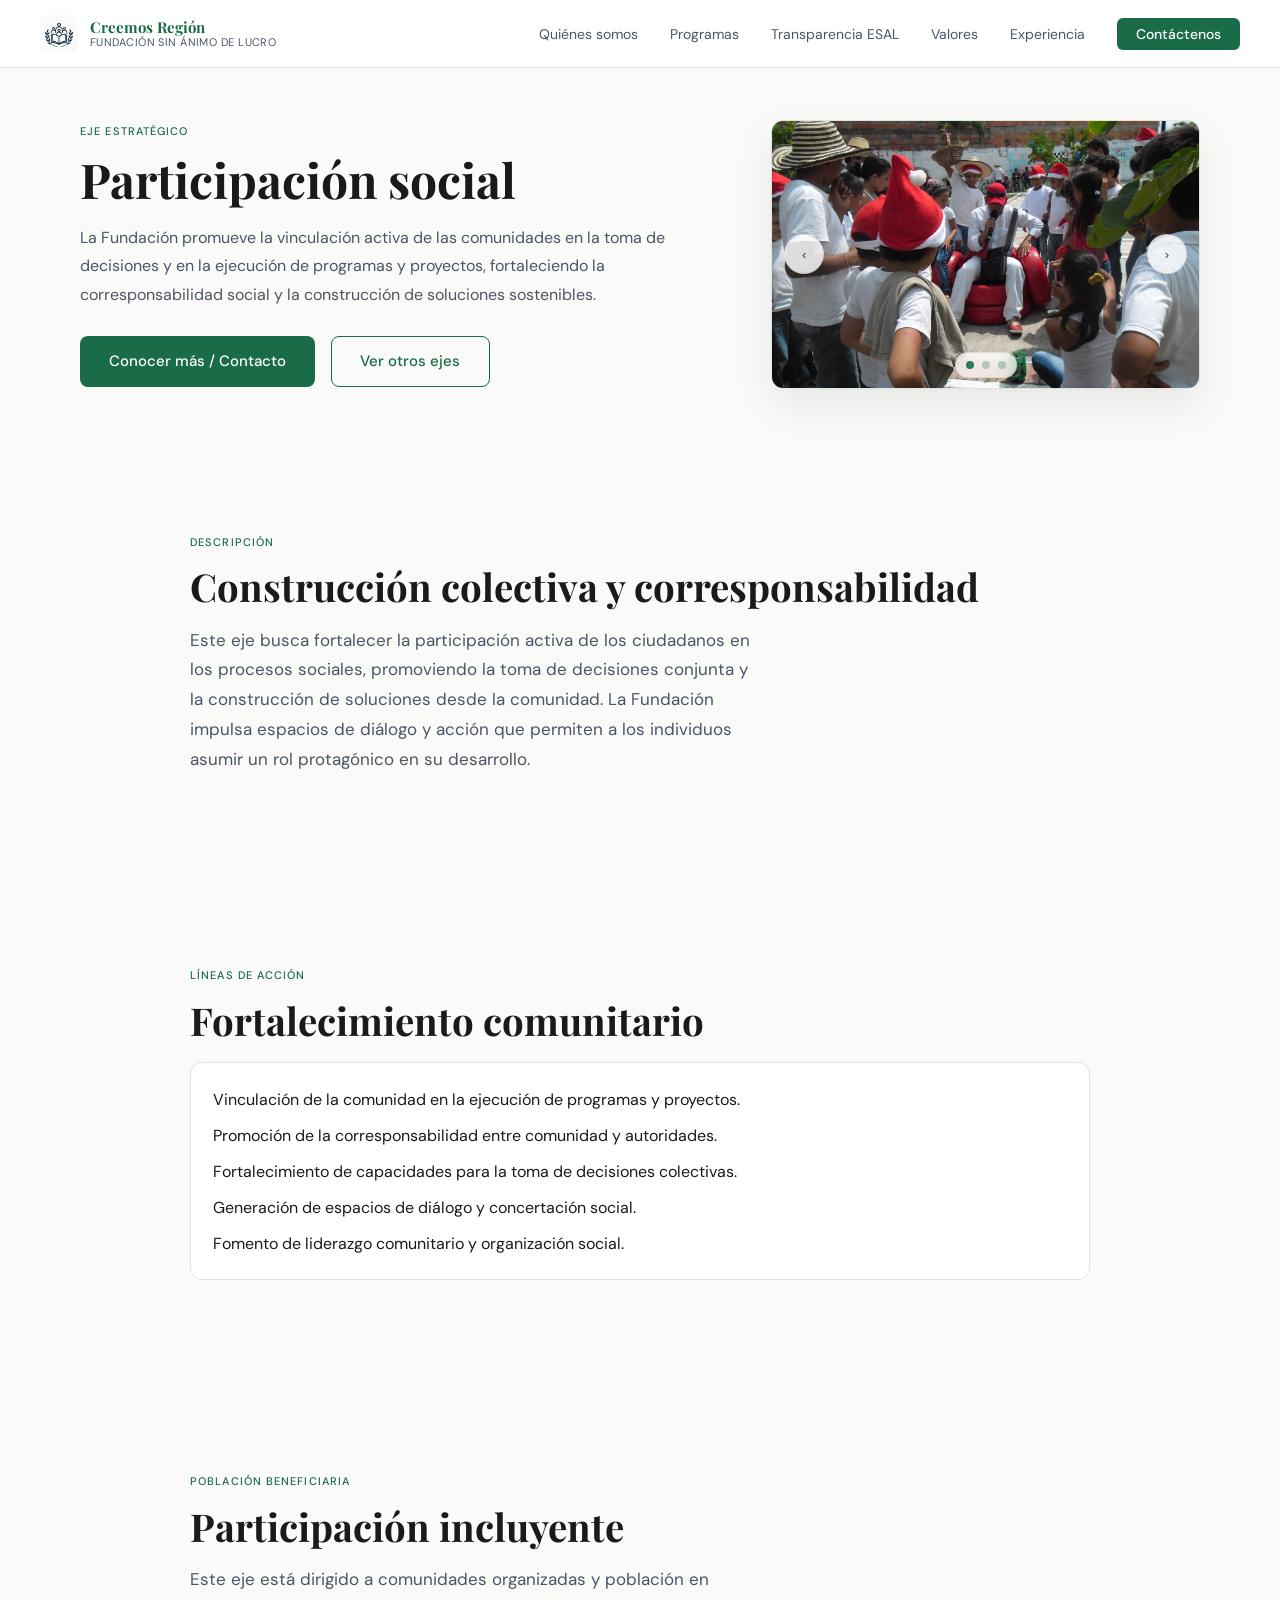
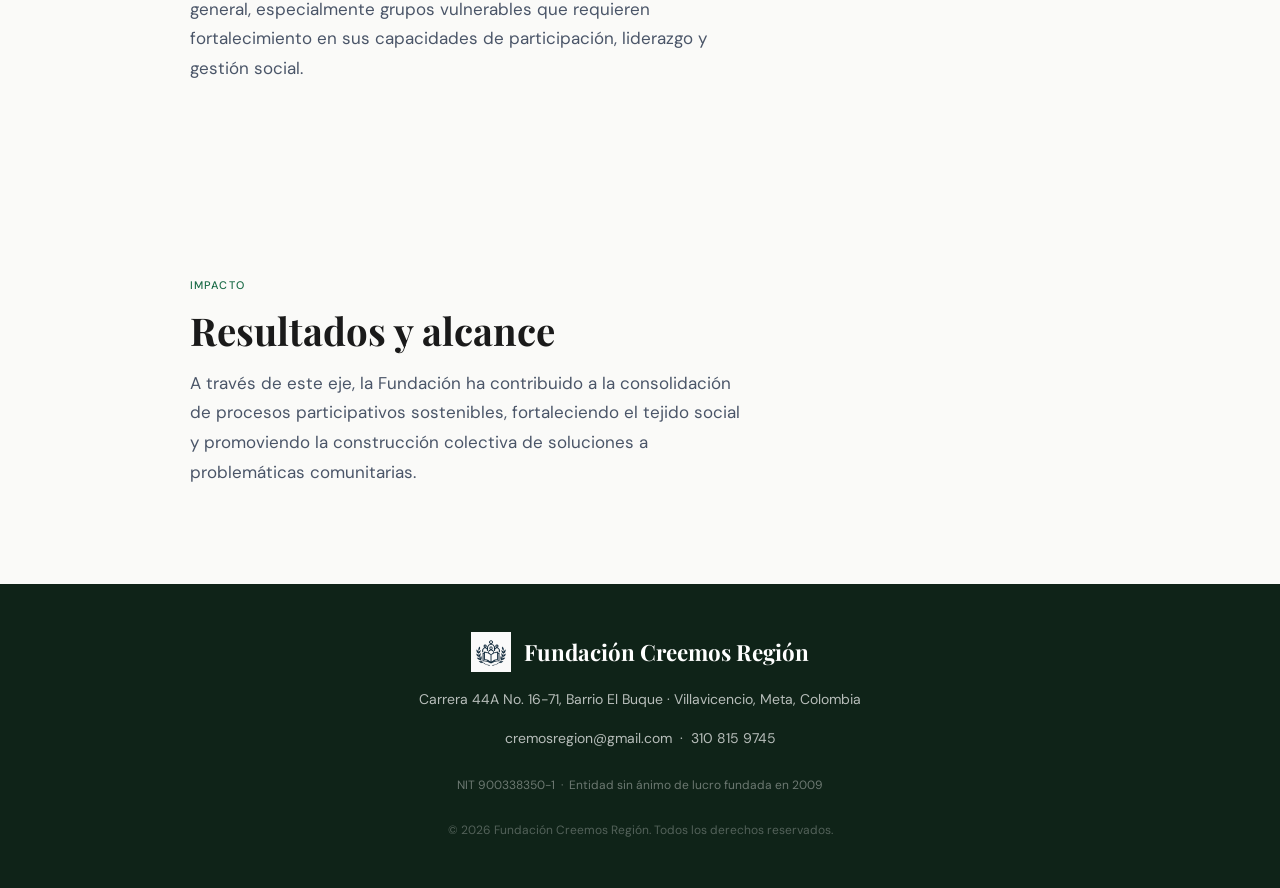
<file: eje-participacion-social.html>
<!DOCTYPE html>
<html lang="es">
<head>
  <meta charset="UTF-8" />
  <meta name="viewport" content="width=device-width, initial-scale=1.0" />
  <meta name="description" content="Eje Participación social: corresponsabilidad, comunidad y toma de decisiones — Fundación Creemos Región." />
  <title>Eje Participación social — Fundación Creemos Región</title>
  <link rel="icon" href="assets/img/favicon.svg" type="image/svg+xml" />
  <link rel="preconnect" href="https://fonts.googleapis.com" />
  <link rel="preconnect" href="https://fonts.gstatic.com" crossorigin />
  <link href="https://fonts.googleapis.com/css2?family=Playfair+Display:ital,wght@0,400;0,700;1,400&family=DM+Sans:wght@300;400;500&display=swap" rel="stylesheet" />
  <link rel="stylesheet" href="assets/css/styles.css" />
</head>
<body>

<nav>
  <a href="index.html" class="nav-logo">
    <img src="assets/img/Logo.jpg" alt="Logo Fundación Creemos Región" class="nav-logo-icon">
    <div class="nav-logo-text">
      <strong>Creemos Región</strong>
      <span>Fundación sin ánimo de lucro</span>
    </div>
  </a>
  <ul class="nav-links">
    <li><a href="index.html#quienes">Quiénes somos</a></li>
    <li><a href="index.html#ejes">Programas</a></li>
    <li><a href="transparencia-esal.html">Transparencia ESAL</a></li>
    <li><a href="index.html#valores">Valores</a></li>
    <li><a href="index.html#experiencia">Experiencia</a></li>
    <li><a href="index.html#contacto" class="nav-cta">Contáctenos</a></li>
  </ul>
</nav>

<header class="page-hero">
  <div class="page-hero-inner">
    <div class="fade-in">
      <p class="section-tag">Eje estratégico</p>
      <h1 class="page-title">Participación social</h1>
      <p class="page-lead">
        La Fundación promueve la vinculación activa de las comunidades en la toma de decisiones y en la ejecución de programas y proyectos, fortaleciendo la corresponsabilidad social y la construcción de soluciones sostenibles.
      </p>
      <div class="hero-actions">
        <a class="btn btn-primary" href="index.html#contacto">Conocer más / Contacto</a>
        <a class="btn btn-outline" href="index.html#ejes">Ver otros ejes</a>
      </div>
    </div>

    <div class="page-hero-media fade-in" aria-label="Imagen del eje Participación social (próximamente)">
      <div class="eje-carousel" data-carousel data-interval="5200" aria-label="GalerÃ­a de imÃ¡genes del eje ParticipaciÃ³n Social">
        <div class="eje-carousel-viewport">
          <div class="eje-carousel-track">
            <img src="assets/img/ejes/participacion/participacion1.jpg" alt="Eje ParticipaciÃ³n Social â€” foto 1" loading="lazy" />
            <img src="assets/img/ejes/participacion/participacion2.jpg" alt="Eje ParticipaciÃ³n Social â€” foto 2" loading="lazy" />
            <img src="assets/img/ejes/participacion/participacion3.jpg" alt="Eje ParticipaciÃ³n Social â€” foto 3" loading="lazy" />
          </div>
        </div>

        <button class="eje-carousel-btn prev" type="button" aria-label="Anterior" data-carousel-prev>
          <span aria-hidden="true">‹</span>
        </button>
        <button class="eje-carousel-btn next" type="button" aria-label="Siguiente" data-carousel-next>
          <span aria-hidden="true">›</span>
        </button>

        <div class="eje-carousel-dots" aria-label="Seleccionar diapositiva">
          <button type="button" class="eje-carousel-dot is-active" data-carousel-dot="0" aria-label="Diapositiva 1" aria-current="true"></button>
          <button type="button" class="eje-carousel-dot" data-carousel-dot="1" aria-label="Diapositiva 2" aria-current="false"></button>
          <button type="button" class="eje-carousel-dot" data-carousel-dot="2" aria-label="Diapositiva 3" aria-current="false"></button>
        </div>
      </div>
    </div>
  </div>
</header>

<main>
  <section class="section">
    <div class="fade-in" style="max-width: 900px; margin: 0 auto;">
      <p class="section-tag">Descripción</p>
      <h2 class="section-title">Construcción colectiva y corresponsabilidad</h2>
      <p class="section-desc">
        Este eje busca fortalecer la participación activa de los ciudadanos en los procesos sociales, promoviendo la toma de decisiones conjunta y la construcción de soluciones desde la comunidad. La Fundación impulsa espacios de diálogo y acción que permiten a los individuos asumir un rol protagónico en su desarrollo.
      </p>
    </div>
  </section>

  <section class="section">
    <div class="fade-in" style="max-width: 900px; margin: 0 auto;">
      <p class="section-tag">Líneas de acción</p>
      <h2 class="section-title">Fortalecimiento comunitario</h2>
      <div class="list-card">
        <ul class="clean-list">
          <li>Vinculación de la comunidad en la ejecución de programas y proyectos.</li>
          <li>Promoción de la corresponsabilidad entre comunidad y autoridades.</li>
          <li>Fortalecimiento de capacidades para la toma de decisiones colectivas.</li>
          <li>Generación de espacios de diálogo y concertación social.</li>
          <li>Fomento de liderazgo comunitario y organización social.</li>
        </ul>
      </div>
    </div>
  </section>

  <section class="section">
    <div class="fade-in" style="max-width: 900px; margin: 0 auto;">
      <p class="section-tag">Población beneficiaria</p>
      <h2 class="section-title">Participación incluyente</h2>
      <p class="section-desc">
        Este eje está dirigido a comunidades organizadas y población en general, especialmente grupos vulnerables que requieren fortalecimiento en sus capacidades de participación, liderazgo y gestión social.
      </p>
    </div>
  </section>

  <section class="section">
    <div class="fade-in" style="max-width: 900px; margin: 0 auto;">
      <p class="section-tag">Impacto</p>
      <h2 class="section-title">Resultados y alcance</h2>
      <p class="section-desc">
        A través de este eje, la Fundación ha contribuido a la consolidación de procesos participativos sostenibles, fortaleciendo el tejido social y promoviendo la construcción colectiva de soluciones a problemáticas comunitarias.
      </p>
    </div>
  </section>
</main>

<footer>
  <div class="footer-inner">
    <div class="footer-logo">
      <img src="assets/img/Logo.jpg" alt="Logo Fundación Creemos Región">
      <span>Fundación Creemos Región</span>
    </div>
    <p>Carrera 44A No. 16-71, Barrio El Buque · Villavicencio, Meta, Colombia</p>
    <p>cremosregion@gmail.com &nbsp;·&nbsp; 310 815 9745</p>
    <p class="footer-nit">NIT 900338350-1 &nbsp;·&nbsp; Entidad sin ánimo de lucro fundada en 2009</p>
    <p style="margin-top: 0.5rem; opacity: 0.4; font-size: 12px;">© 2026 Fundación Creemos Región. Todos los derechos reservados.</p>
  </div>
</footer>

<script src="assets/js/main.js" defer></script>
</body>
</html>
</file>
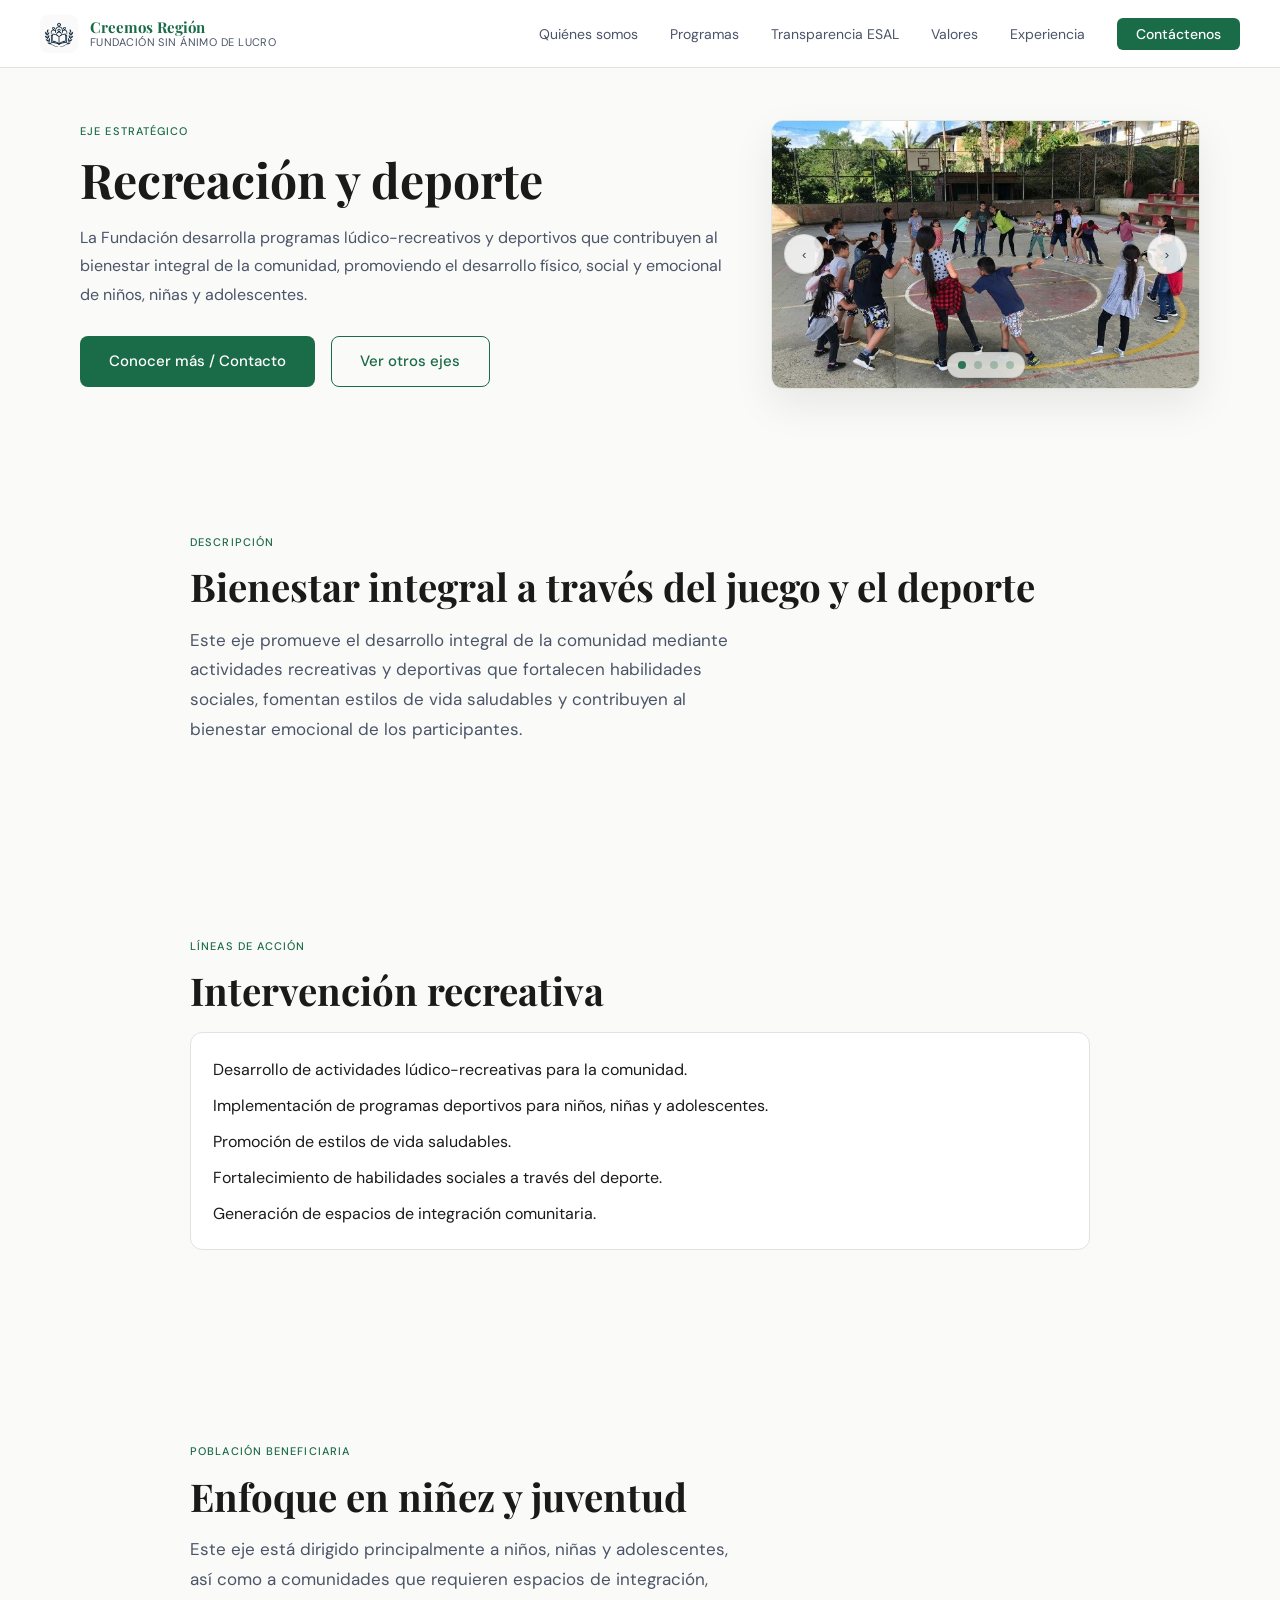
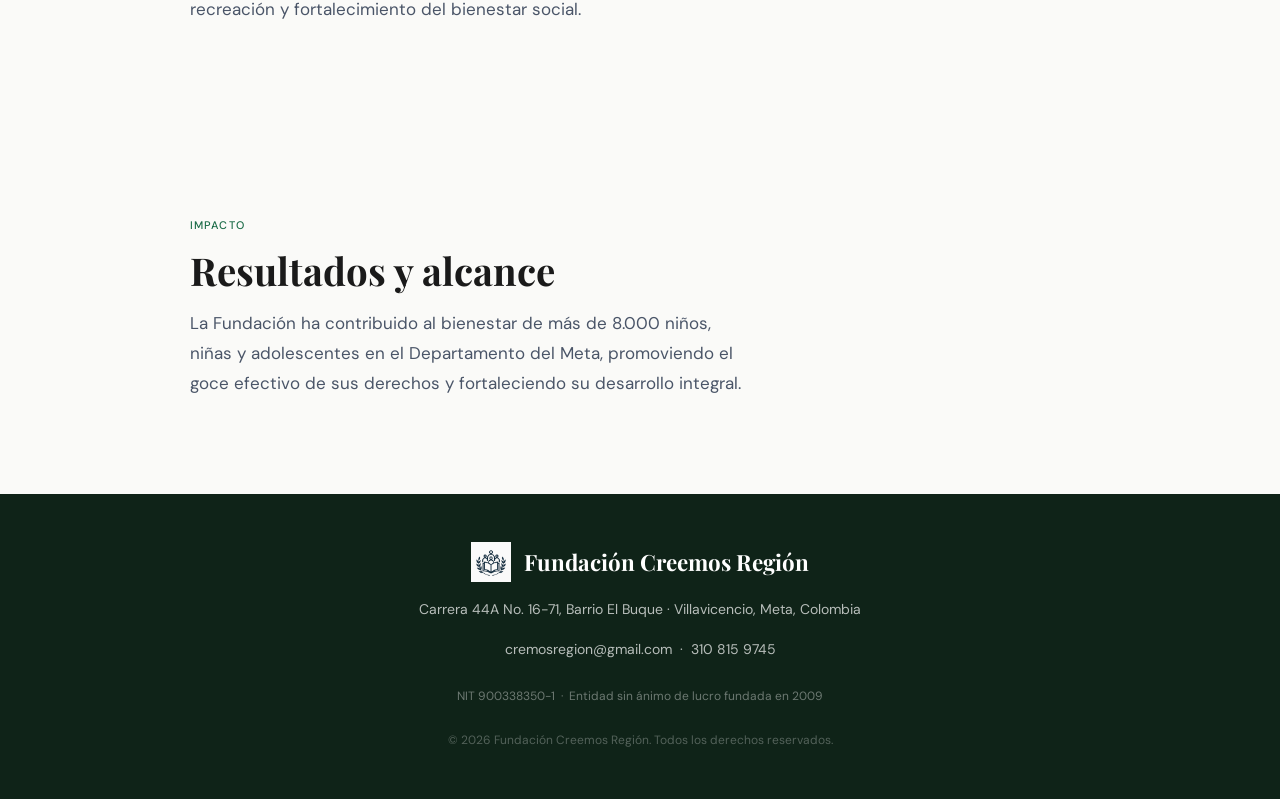
<file: eje-recreacion-y-deporte.html>
<!DOCTYPE html>
<html lang="es">
<head>
  <meta charset="UTF-8" />
  <meta name="viewport" content="width=device-width, initial-scale=1.0" />
  <meta name="description" content="Eje Recreación y deporte: bienestar integral y actividades lúdico-recreativas — Fundación Creemos Región." />
  <title>Eje Recreación y deporte — Fundación Creemos Región</title>
  <link rel="icon" href="assets/img/favicon.svg" type="image/svg+xml" />
  <link rel="preconnect" href="https://fonts.googleapis.com" />
  <link rel="preconnect" href="https://fonts.gstatic.com" crossorigin />
  <link href="https://fonts.googleapis.com/css2?family=Playfair+Display:ital,wght@0,400;0,700;1,400&family=DM+Sans:wght@300;400;500&display=swap" rel="stylesheet" />
  <link rel="stylesheet" href="assets/css/styles.css" />
</head>
<body>

<nav>
  <a href="index.html" class="nav-logo">
    <img src="assets/img/Logo.jpg" alt="Logo Fundación Creemos Región" class="nav-logo-icon">
    <div class="nav-logo-text">
      <strong>Creemos Región</strong>
      <span>Fundación sin ánimo de lucro</span>
    </div>
  </a>
  <ul class="nav-links">
    <li><a href="index.html#quienes">Quiénes somos</a></li>
    <li><a href="index.html#ejes">Programas</a></li>
    <li><a href="transparencia-esal.html">Transparencia ESAL</a></li>
    <li><a href="index.html#valores">Valores</a></li>
    <li><a href="index.html#experiencia">Experiencia</a></li>
    <li><a href="index.html#contacto" class="nav-cta">Contáctenos</a></li>
  </ul>
</nav>

<header class="page-hero">
  <div class="page-hero-inner">
    <div class="fade-in">
      <p class="section-tag">Eje estratégico</p>
      <h1 class="page-title">Recreación y deporte</h1>
      <p class="page-lead">
        La Fundación desarrolla programas lúdico-recreativos y deportivos que contribuyen al bienestar integral de la comunidad, promoviendo el desarrollo físico, social y emocional de niños, niñas y adolescentes.
      </p>
      <div class="hero-actions">
        <a class="btn btn-primary" href="index.html#contacto">Conocer más / Contacto</a>
        <a class="btn btn-outline" href="index.html#ejes">Ver otros ejes</a>
      </div>
    </div>

    <div class="page-hero-media fade-in" aria-label="Imagen del eje Recreación y deporte (próximamente)">
      <div class="eje-carousel" data-carousel data-interval="5200" aria-label="GalerÃ­a de imÃ¡genes del eje RecreaciÃ³n y Deporte">
        <div class="eje-carousel-viewport">
          <div class="eje-carousel-track">
            <img src="assets/img/ejes/recreacion/recreacion1.jpg" alt="Eje RecreaciÃ³n y Deporte â€” foto 1" loading="lazy" />
            <img src="assets/img/ejes/recreacion/recreacion2.jpg" alt="Eje RecreaciÃ³n y Deporte â€” foto 2" loading="lazy" />
            <img src="assets/img/ejes/recreacion/recreacion3.png" alt="Eje RecreaciÃ³n y Deporte â€” foto 3" loading="lazy" />
            <img src="assets/img/ejes/recreacion/recreacion4.png" alt="Eje RecreaciÃ³n y Deporte â€” foto 4" loading="lazy" />
          </div>
        </div>

        <button class="eje-carousel-btn prev" type="button" aria-label="Anterior" data-carousel-prev>
          <span aria-hidden="true">‹</span>
        </button>
        <button class="eje-carousel-btn next" type="button" aria-label="Siguiente" data-carousel-next>
          <span aria-hidden="true">›</span>
        </button>

        <div class="eje-carousel-dots" aria-label="Seleccionar diapositiva">
          <button type="button" class="eje-carousel-dot is-active" data-carousel-dot="0" aria-label="Diapositiva 1" aria-current="true"></button>
          <button type="button" class="eje-carousel-dot" data-carousel-dot="1" aria-label="Diapositiva 2" aria-current="false"></button>
          <button type="button" class="eje-carousel-dot" data-carousel-dot="2" aria-label="Diapositiva 3" aria-current="false"></button>
          <button type="button" class="eje-carousel-dot" data-carousel-dot="3" aria-label="Diapositiva 4" aria-current="false"></button>
        </div>
      </div>
    </div>
  </div>
</header>

<main>
  <section class="section">
    <div class="fade-in" style="max-width: 900px; margin: 0 auto;">
      <p class="section-tag">Descripción</p>
      <h2 class="section-title">Bienestar integral a través del juego y el deporte</h2>
      <p class="section-desc">
        Este eje promueve el desarrollo integral de la comunidad mediante actividades recreativas y deportivas que fortalecen habilidades sociales, fomentan estilos de vida saludables y contribuyen al bienestar emocional de los participantes.
      </p>
    </div>
  </section>

  <section class="section">
    <div class="fade-in" style="max-width: 900px; margin: 0 auto;">
      <p class="section-tag">Líneas de acción</p>
      <h2 class="section-title">Intervención recreativa</h2>
      <div class="list-card">
        <ul class="clean-list">
          <li>Desarrollo de actividades lúdico-recreativas para la comunidad.</li>
          <li>Implementación de programas deportivos para niños, niñas y adolescentes.</li>
          <li>Promoción de estilos de vida saludables.</li>
          <li>Fortalecimiento de habilidades sociales a través del deporte.</li>
          <li>Generación de espacios de integración comunitaria.</li>
        </ul>
      </div>
    </div>
  </section>

  <section class="section">
    <div class="fade-in" style="max-width: 900px; margin: 0 auto;">
      <p class="section-tag">Población beneficiaria</p>
      <h2 class="section-title">Enfoque en niñez y juventud</h2>
      <p class="section-desc">
        Este eje está dirigido principalmente a niños, niñas y adolescentes, así como a comunidades que requieren espacios de integración, recreación y fortalecimiento del bienestar social.
      </p>
    </div>
  </section>

  <section class="section">
    <div class="fade-in" style="max-width: 900px; margin: 0 auto;">
      <p class="section-tag">Impacto</p>
      <h2 class="section-title">Resultados y alcance</h2>
      <p class="section-desc">
        La Fundación ha contribuido al bienestar de más de 8.000 niños, niñas y adolescentes en el Departamento del Meta, promoviendo el goce efectivo de sus derechos y fortaleciendo su desarrollo integral.
      </p>
    </div>
  </section>
</main>

<footer>
  <div class="footer-inner">
    <div class="footer-logo">
      <img src="assets/img/Logo.jpg" alt="Logo Fundación Creemos Región">
      <span>Fundación Creemos Región</span>
    </div>
    <p>Carrera 44A No. 16-71, Barrio El Buque · Villavicencio, Meta, Colombia</p>
    <p>cremosregion@gmail.com &nbsp;·&nbsp; 310 815 9745</p>
    <p class="footer-nit">NIT 900338350-1 &nbsp;·&nbsp; Entidad sin ánimo de lucro fundada en 2009</p>
    <p style="margin-top: 0.5rem; opacity: 0.4; font-size: 12px;">© 2026 Fundación Creemos Región. Todos los derechos reservados.</p>
  </div>
</footer>

<script src="assets/js/main.js" defer></script>
</body>
</html>
</file>
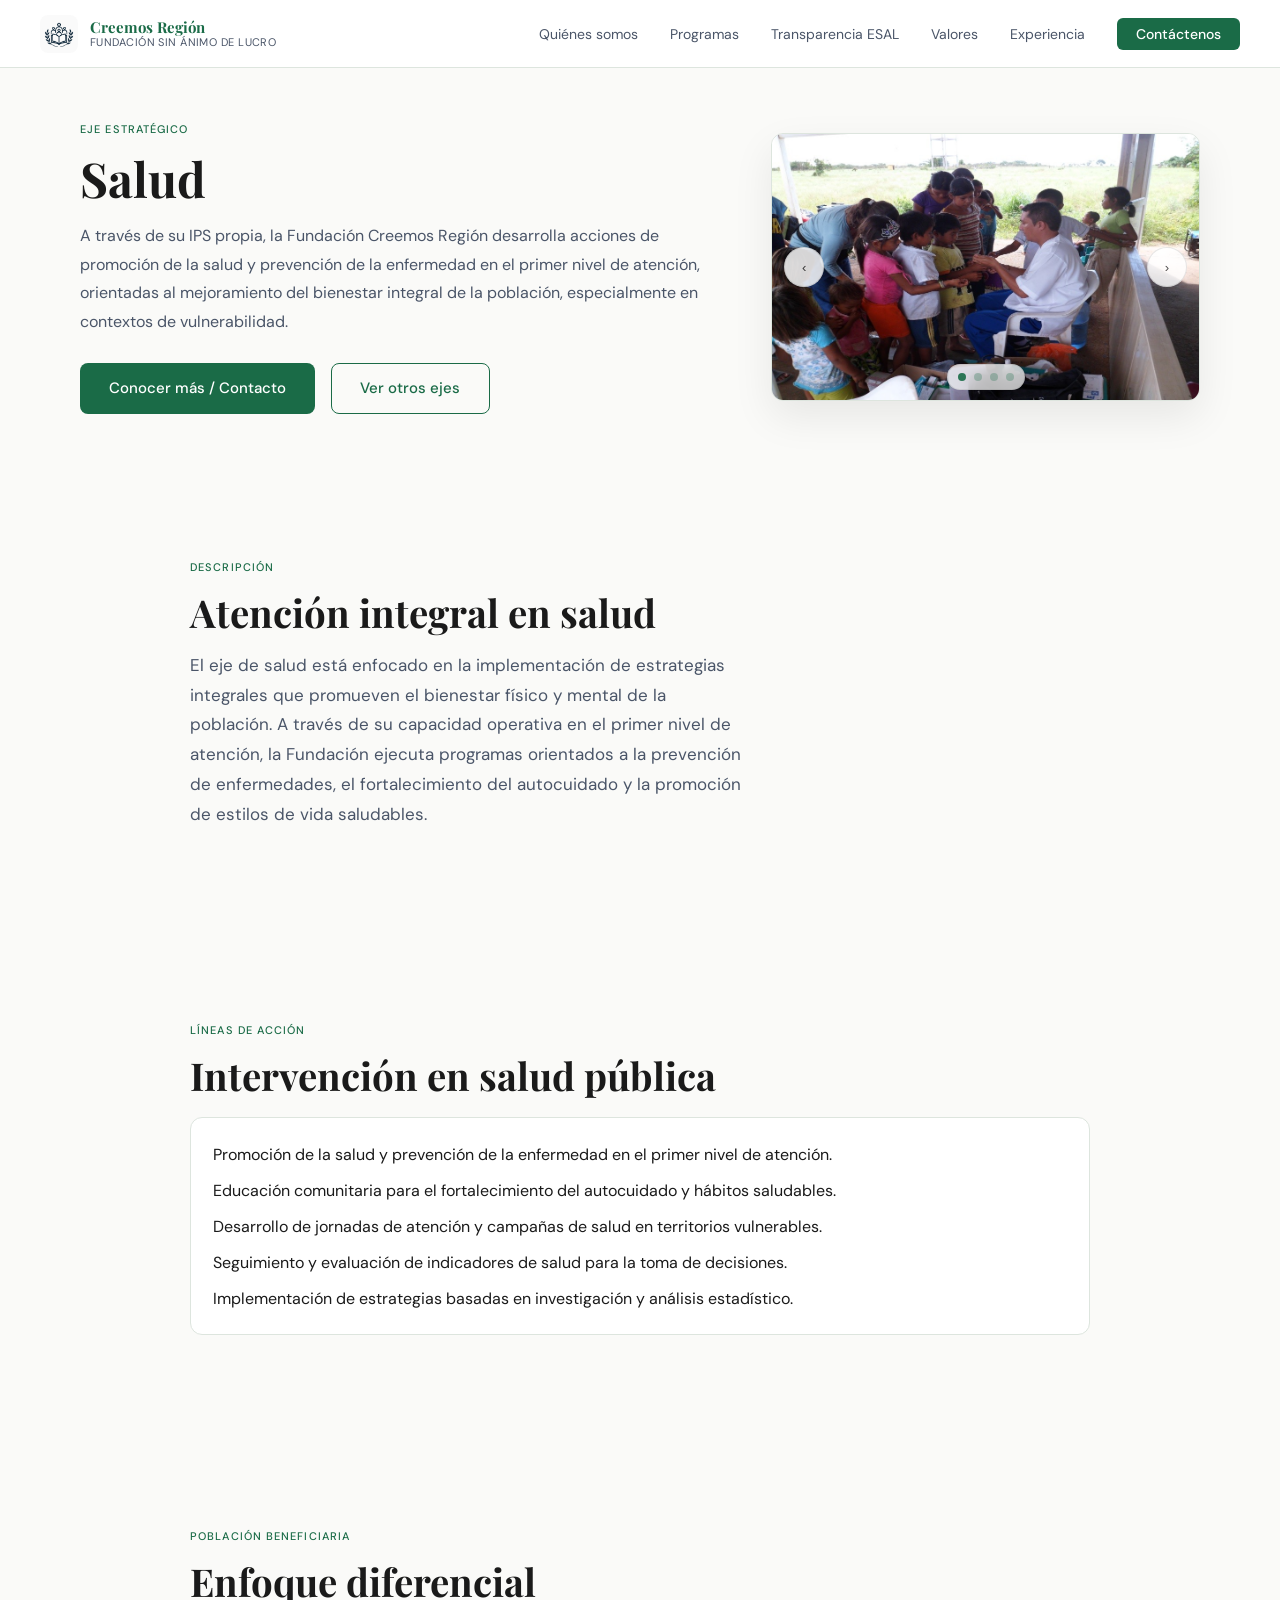
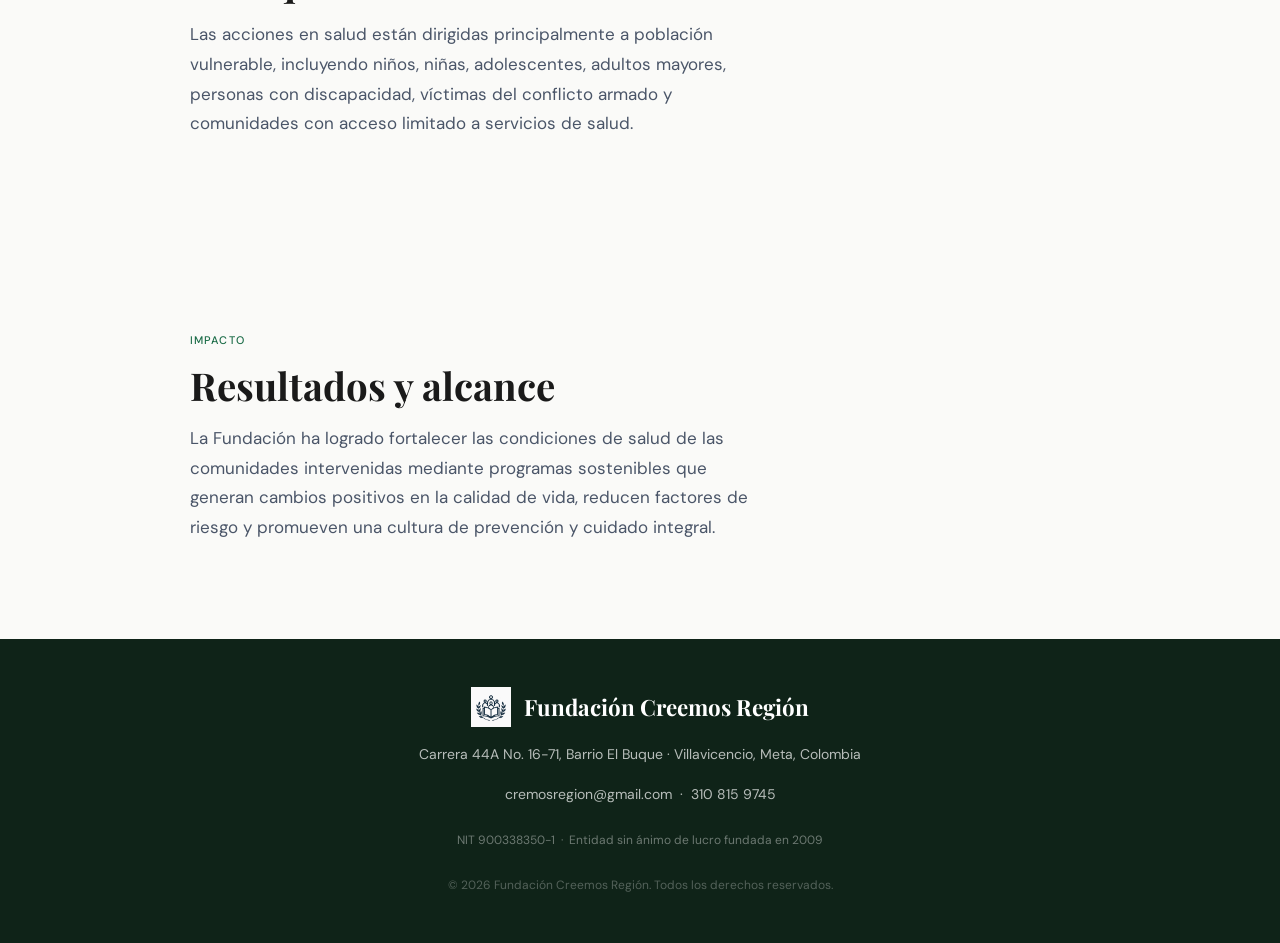
<file: eje-salud.html>
<!DOCTYPE html>
<html lang="es">
<head>
  <meta charset="UTF-8" />
  <meta name="viewport" content="width=device-width, initial-scale=1.0" />
  <meta name="description" content="Eje Salud: promoción, prevención y fortalecimiento del bienestar integral — Fundación Creemos Región." />
  <title>Eje Salud — Fundación Creemos Región</title>
  <link rel="icon" href="assets/img/favicon.svg" type="image/svg+xml" />
  <link rel="preconnect" href="https://fonts.googleapis.com" />
  <link rel="preconnect" href="https://fonts.gstatic.com" crossorigin />
  <link href="https://fonts.googleapis.com/css2?family=Playfair+Display:ital,wght@0,400;0,700;1,400&family=DM+Sans:wght@300;400;500&display=swap" rel="stylesheet" />
  <link rel="stylesheet" href="assets/css/styles.css" />
</head>
<body>

<nav>
  <a href="index.html" class="nav-logo">
    <img src="assets/img/Logo.jpg" alt="Logo Fundación Creemos Región" class="nav-logo-icon">
    <div class="nav-logo-text">
      <strong>Creemos Región</strong>
      <span>Fundación sin ánimo de lucro</span>
    </div>
  </a>
  <ul class="nav-links">
    <li><a href="index.html#quienes">Quiénes somos</a></li>
    <li><a href="index.html#ejes">Programas</a></li>
    <li><a href="transparencia-esal.html">Transparencia ESAL</a></li>
    <li><a href="index.html#valores">Valores</a></li>
    <li><a href="index.html#experiencia">Experiencia</a></li>
    <li><a href="index.html#contacto" class="nav-cta">Contáctenos</a></li>
  </ul>
</nav>

<header class="page-hero">
  <div class="page-hero-inner">
    <div class="fade-in">
      <p class="section-tag">Eje estratégico</p>
      <h1 class="page-title">Salud</h1>
      <p class="page-lead">
        A través de su IPS propia, la Fundación Creemos Región desarrolla acciones de promoción de la salud y prevención de la enfermedad en el primer nivel de atención, orientadas al mejoramiento del bienestar integral de la población, especialmente en contextos de vulnerabilidad.
      </p>
      <div class="hero-actions">
        <a class="btn btn-primary" href="index.html#contacto">Conocer más / Contacto</a>
        <a class="btn btn-outline" href="index.html#ejes">Ver otros ejes</a>
      </div>
    </div>

    <div class="page-hero-media fade-in" aria-label="Imagen del eje Salud (próximamente)">
      <div class="eje-carousel" data-carousel data-interval="5200" aria-label="Galería de imágenes del eje Salud">
        <div class="eje-carousel-viewport">
          <div class="eje-carousel-track">
            <img src="assets/img/ejes/salud/Salud1.jpg" alt="Eje Salud — foto 1" loading="lazy" />
            <img src="assets/img/ejes/salud/Salud2.jpg" alt="Eje Salud — foto 2" loading="lazy" />
            <img src="assets/img/ejes/salud/Salud3.jpg" alt="Eje Salud — foto 3" loading="lazy" />
            <img src="assets/img/ejes/salud/Salud4.jpg" alt="Eje Salud — foto 4" loading="lazy" />
          </div>
        </div>

        <button class="eje-carousel-btn prev" type="button" aria-label="Anterior" data-carousel-prev>
          <span aria-hidden="true">‹</span>
        </button>
        <button class="eje-carousel-btn next" type="button" aria-label="Siguiente" data-carousel-next>
          <span aria-hidden="true">›</span>
        </button>

        <div class="eje-carousel-dots" aria-label="Seleccionar diapositiva">
          <button type="button" class="eje-carousel-dot is-active" data-carousel-dot="0" aria-label="Diapositiva 1" aria-current="true"></button>
          <button type="button" class="eje-carousel-dot" data-carousel-dot="1" aria-label="Diapositiva 2" aria-current="false"></button>
          <button type="button" class="eje-carousel-dot" data-carousel-dot="2" aria-label="Diapositiva 3" aria-current="false"></button>
          <button type="button" class="eje-carousel-dot" data-carousel-dot="3" aria-label="Diapositiva 4" aria-current="false"></button>
        </div>
      </div>
    </div>
  </div>
</header>

<main>
  <section class="section">
    <div class="fade-in" style="max-width: 900px; margin: 0 auto;">
      <p class="section-tag">Descripción</p>
      <h2 class="section-title">Atención integral en salud</h2>
      <p class="section-desc">
        El eje de salud está enfocado en la implementación de estrategias integrales que promueven el bienestar físico y mental de la población. A través de su capacidad operativa en el primer nivel de atención, la Fundación ejecuta programas orientados a la prevención de enfermedades, el fortalecimiento del autocuidado y la promoción de estilos de vida saludables.
      </p>
    </div>
  </section>

  <section class="section">
    <div class="fade-in" style="max-width: 900px; margin: 0 auto;">
      <p class="section-tag">Líneas de acción</p>
      <h2 class="section-title">Intervención en salud pública</h2>
      <div class="list-card">
        <ul class="clean-list">
          <li>Promoción de la salud y prevención de la enfermedad en el primer nivel de atención.</li>
          <li>Educación comunitaria para el fortalecimiento del autocuidado y hábitos saludables.</li>
          <li>Desarrollo de jornadas de atención y campañas de salud en territorios vulnerables.</li>
          <li>Seguimiento y evaluación de indicadores de salud para la toma de decisiones.</li>
          <li>Implementación de estrategias basadas en investigación y análisis estadístico.</li>
        </ul>
      </div>
    </div>
  </section>

  <section class="section">
    <div class="fade-in" style="max-width: 900px; margin: 0 auto;">
      <p class="section-tag">Población beneficiaria</p>
      <h2 class="section-title">Enfoque diferencial</h2>
      <p class="section-desc">
        Las acciones en salud están dirigidas principalmente a población vulnerable, incluyendo niños, niñas, adolescentes, adultos mayores, personas con discapacidad, víctimas del conflicto armado y comunidades con acceso limitado a servicios de salud.
      </p>
    </div>
  </section>

  <section class="section">
    <div class="fade-in" style="max-width: 900px; margin: 0 auto;">
      <p class="section-tag">Impacto</p>
      <h2 class="section-title">Resultados y alcance</h2>
      <p class="section-desc">
        La Fundación ha logrado fortalecer las condiciones de salud de las comunidades intervenidas mediante programas sostenibles que generan cambios positivos en la calidad de vida, reducen factores de riesgo y promueven una cultura de prevención y cuidado integral.
      </p>
    </div>
  </section>
</main>

<footer>
  <div class="footer-inner">
    <div class="footer-logo">
      <img src="assets/img/Logo.jpg" alt="Logo Fundación Creemos Región">
      <span>Fundación Creemos Región</span>
    </div>
    <p>Carrera 44A No. 16-71, Barrio El Buque · Villavicencio, Meta, Colombia</p>
    <p>cremosregion@gmail.com &nbsp;·&nbsp; 310 815 9745</p>
    <p class="footer-nit">NIT 900338350-1 &nbsp;·&nbsp; Entidad sin ánimo de lucro fundada en 2009</p>
    <p style="margin-top: 0.5rem; opacity: 0.4; font-size: 12px;">© 2026 Fundación Creemos Región. Todos los derechos reservados.</p>
  </div>
</footer>

<script src="assets/js/main.js" defer></script>
</body>
</html>
</file>
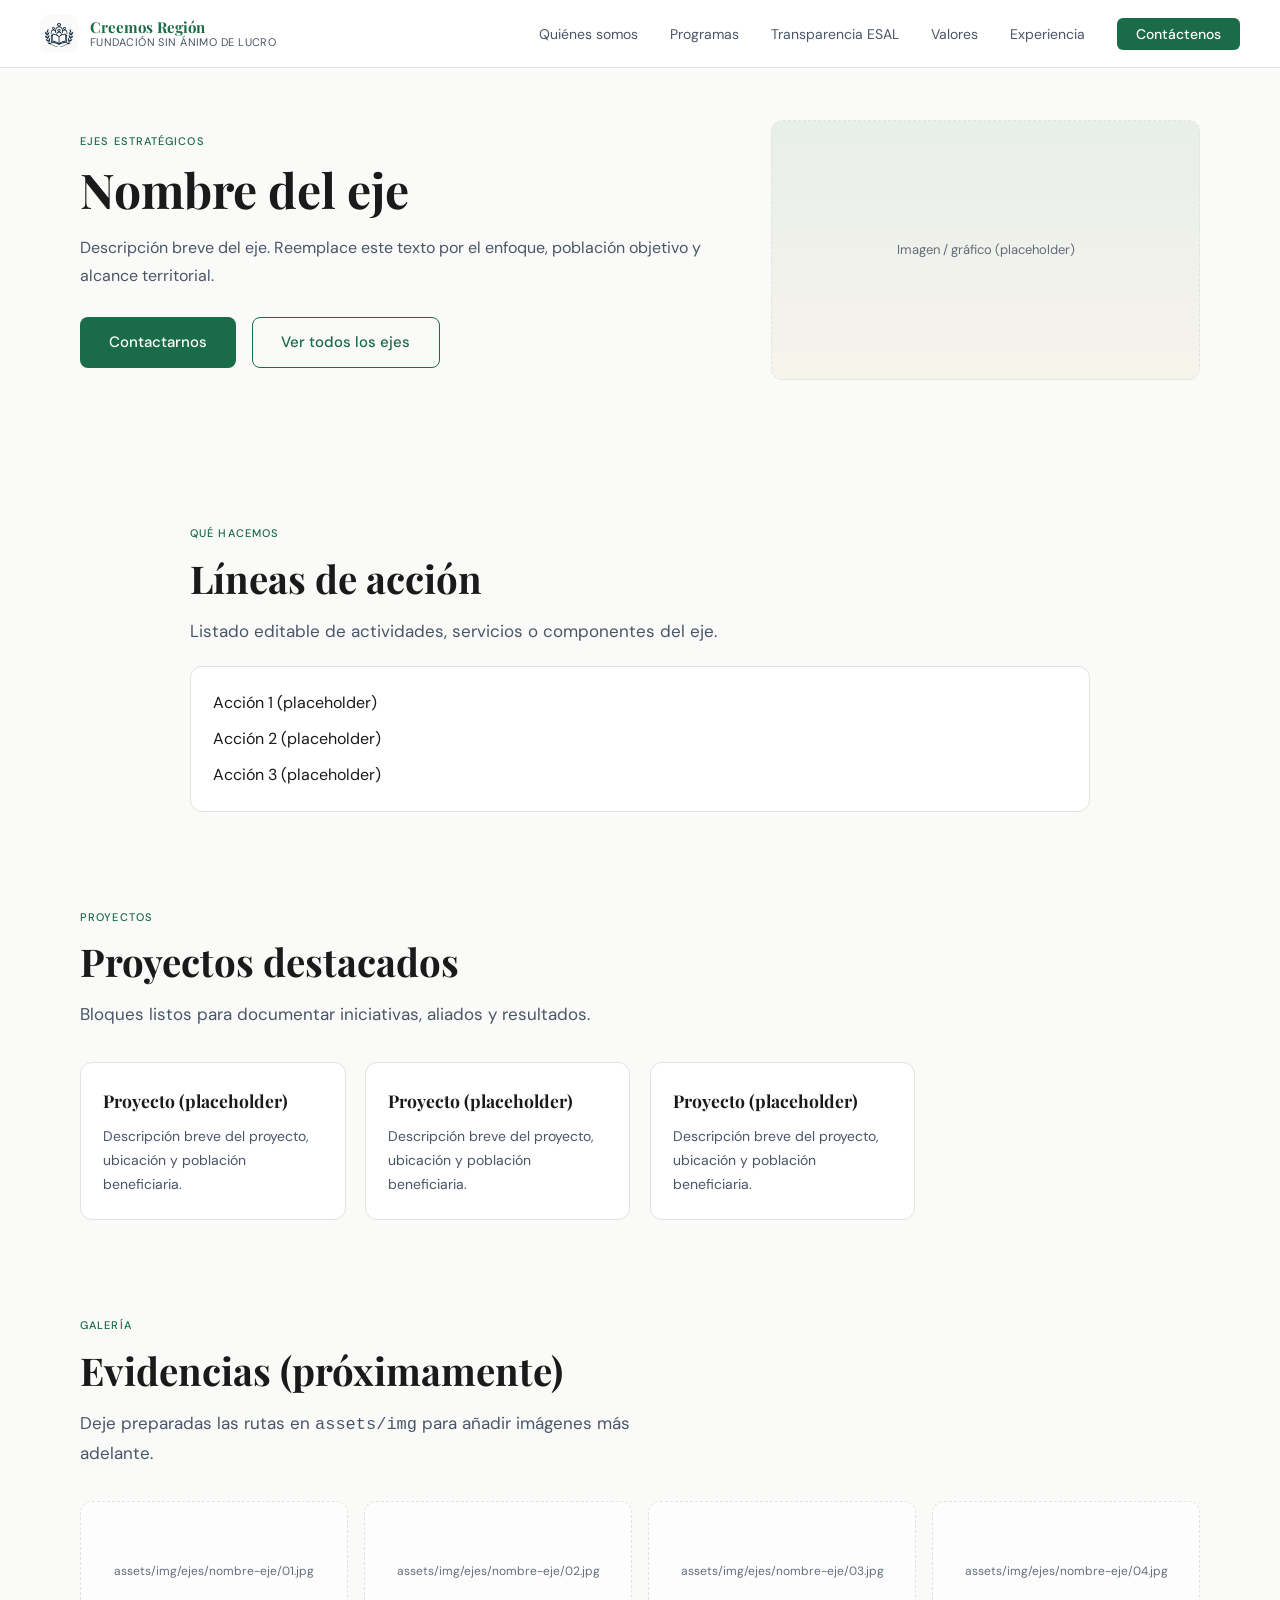
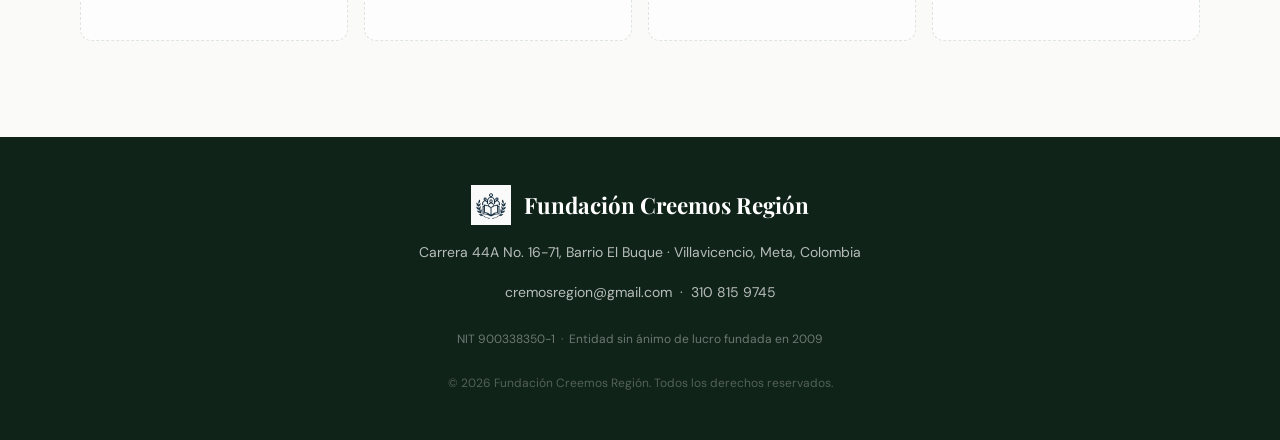
<file: eje-template.html>
<!DOCTYPE html>
<html lang="es">
<head>
  <meta charset="UTF-8" />
  <meta name="viewport" content="width=device-width, initial-scale=1.0" />
  <meta name="description" content="Plantilla de página para ejes estratégicos de la Fundación Creemos Región." />
  <title>Eje · Plantilla — Fundación Creemos Región</title>
  <link rel="icon" href="assets/img/favicon.svg" type="image/svg+xml" />
  <link rel="preconnect" href="https://fonts.googleapis.com" />
  <link rel="preconnect" href="https://fonts.gstatic.com" crossorigin />
  <link href="https://fonts.googleapis.com/css2?family=Playfair+Display:ital,wght@0,400;0,700;1,400&family=DM+Sans:wght@300;400;500&display=swap" rel="stylesheet" />
  <link rel="stylesheet" href="assets/css/styles.css" />
</head>
<body>

<nav>
  <a href="index.html" class="nav-logo">
    <img src="assets/img/Logo.jpg" alt="Logo Fundación Creemos Región" class="nav-logo-icon">
    <div class="nav-logo-text">
      <strong>Creemos Región</strong>
      <span>Fundación sin ánimo de lucro</span>
    </div>
  </a>
  <ul class="nav-links">
    <li><a href="index.html#quienes">Quiénes somos</a></li>
    <li><a href="index.html#ejes">Programas</a></li>
    <li><a href="transparencia-esal.html">Transparencia ESAL</a></li>
    <li><a href="index.html#valores">Valores</a></li>
    <li><a href="index.html#experiencia">Experiencia</a></li>
    <li><a href="index.html#contacto" class="nav-cta">Contáctenos</a></li>
  </ul>
</nav>

<header class="page-hero">
  <div class="page-hero-inner">
    <div class="fade-in">
      <p class="section-tag">Ejes estratégicos</p>
      <h1 class="page-title">Nombre del eje</h1>
      <p class="page-lead">
        Descripción breve del eje. Reemplace este texto por el enfoque, población objetivo y alcance territorial.
      </p>
      <div class="hero-actions">
        <a class="btn btn-primary" href="index.html#contacto">Contactarnos</a>
        <a class="btn btn-outline" href="index.html#ejes">Ver todos los ejes</a>
      </div>
    </div>

    <div class="page-hero-media fade-in" aria-label="Imagen del eje (próximamente)">
      <div class="media-placeholder">
        <span>Imagen / gráfico (placeholder)</span>
      </div>
    </div>
  </div>
</header>

<main>
  <section class="section">
    <div class="fade-in" style="max-width: 900px; margin: 0 auto;">
      <p class="section-tag">Qué hacemos</p>
      <h2 class="section-title">Líneas de acción</h2>
      <p class="section-desc">Listado editable de actividades, servicios o componentes del eje.</p>

      <div class="list-card">
        <ul class="clean-list">
          <li>Acción 1 (placeholder)</li>
          <li>Acción 2 (placeholder)</li>
          <li>Acción 3 (placeholder)</li>
        </ul>
      </div>
    </div>
  </section>

  <section class="section" style="padding-top: 0;">
    <div class="fade-in" style="max-width: 1200px; margin: 0 auto;">
      <p class="section-tag">Proyectos</p>
      <h2 class="section-title">Proyectos destacados</h2>
      <p class="section-desc">Bloques listos para documentar iniciativas, aliados y resultados.</p>

      <div class="cards-grid">
        <article class="info-card">
          <h3>Proyecto (placeholder)</h3>
          <p>Descripción breve del proyecto, ubicación y población beneficiaria.</p>
        </article>
        <article class="info-card">
          <h3>Proyecto (placeholder)</h3>
          <p>Descripción breve del proyecto, ubicación y población beneficiaria.</p>
        </article>
        <article class="info-card">
          <h3>Proyecto (placeholder)</h3>
          <p>Descripción breve del proyecto, ubicación y población beneficiaria.</p>
        </article>
      </div>
    </div>
  </section>

  <section class="section" style="padding-top: 0;">
    <div class="fade-in" style="max-width: 1200px; margin: 0 auto;">
      <p class="section-tag">Galería</p>
      <h2 class="section-title">Evidencias (próximamente)</h2>
      <p class="section-desc">Deje preparadas las rutas en <code>assets/img</code> para añadir imágenes más adelante.</p>

      <div class="gallery-grid" aria-label="Galería de evidencias">
        <div class="gallery-item"><span>assets/img/ejes/nombre-eje/01.jpg</span></div>
        <div class="gallery-item"><span>assets/img/ejes/nombre-eje/02.jpg</span></div>
        <div class="gallery-item"><span>assets/img/ejes/nombre-eje/03.jpg</span></div>
        <div class="gallery-item"><span>assets/img/ejes/nombre-eje/04.jpg</span></div>
      </div>
    </div>
  </section>
</main>

<footer>
  <div class="footer-inner">
    <div class="footer-logo">
      <img src="assets/img/Logo.jpg" alt="Logo Fundación Creemos Región">
      <span>Fundación Creemos Región</span>
    </div>
    <p>Carrera 44A No. 16-71, Barrio El Buque · Villavicencio, Meta, Colombia</p>
    <p>cremosregion@gmail.com &nbsp;·&nbsp; 310 815 9745</p>
    <p class="footer-nit">NIT 900338350-1 &nbsp;·&nbsp; Entidad sin ánimo de lucro fundada en 2009</p>
    <p style="margin-top: 0.5rem; opacity: 0.4; font-size: 12px;">© 2026 Fundación Creemos Región. Todos los derechos reservados.</p>
  </div>
</footer>

<script src="assets/js/main.js" defer></script>
</body>
</html>
</file>
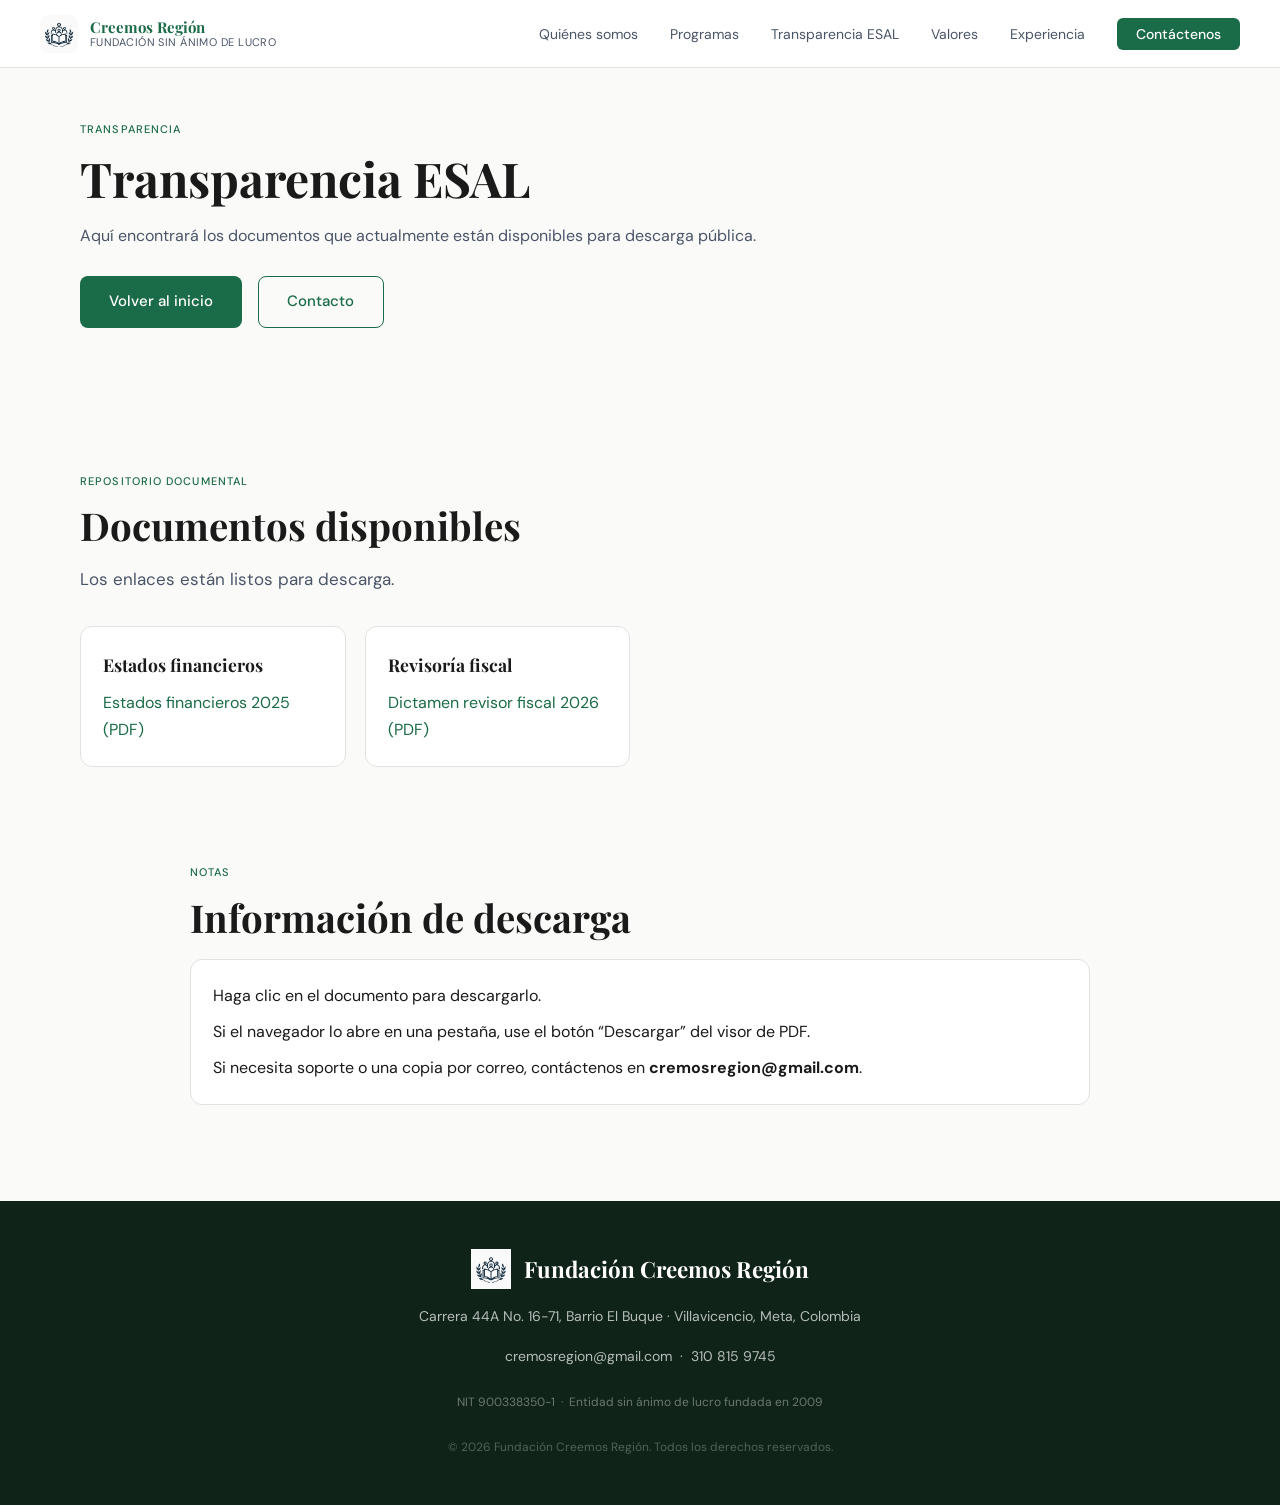
<file: transparencia-esal.html>
<!DOCTYPE html>
<html lang="es">

<head>
  <meta charset="UTF-8" />
  <meta name="viewport" content="width=device-width, initial-scale=1.0" />
  <meta name="description"
    content="Transparencia ESAL: repositorio documental y rendición de cuentas de la Fundación Creemos Región." />
  <title>Transparencia ESAL — Fundación Creemos Región</title>
  <link rel="icon" href="assets/img/favicon.svg" type="image/svg+xml" />
  <link rel="preconnect" href="https://fonts.googleapis.com" />
  <link rel="preconnect" href="https://fonts.gstatic.com" crossorigin />
  <link
    href="https://fonts.googleapis.com/css2?family=Playfair+Display:ital,wght@0,400;0,700;1,400&family=DM+Sans:wght@300;400;500&display=swap"
    rel="stylesheet" />
  <link rel="stylesheet" href="assets/css/styles.css" />
</head>

<body>

  <nav>
    <a href="index.html" class="nav-logo">
      <img src="assets/img/Logo.jpg" alt="Logo Fundación Creemos Región" class="nav-logo-icon">
      <div class="nav-logo-text">
        <strong>Creemos Región</strong>
        <span>Fundación sin ánimo de lucro</span>
      </div>
    </a>
    <ul class="nav-links">
      <li><a href="index.html#quienes">Quiénes somos</a></li>
      <li><a href="index.html#ejes">Programas</a></li>
      <li><a href="transparencia-esal.html">Transparencia ESAL</a></li>
      <li><a href="index.html#valores">Valores</a></li>
      <li><a href="index.html#experiencia">Experiencia</a></li>
      <li><a href="index.html#contacto" class="nav-cta">Contáctenos</a></li>
    </ul>
  </nav>

  <header class="page-hero">
    <div class="page-hero-inner" style="grid-template-columns: 1fr;">
      <div class="fade-in">
        <p class="section-tag">Transparencia</p>
        <h1 class="page-title">Transparencia ESAL</h1>
        <p class="page-lead">
          Aquí encontrará los documentos que actualmente están disponibles para descarga pública.
        </p>
        <div class="hero-actions">
          <a class="btn btn-primary" href="index.html">Volver al inicio</a>
          <a class="btn btn-outline" href="index.html#contacto">Contacto</a>
        </div>
      </div>
    </div>
  </header>

  <main>
    <section class="section">
      <div class="fade-in" style="max-width: 1200px; margin: 0 auto;">
        <p class="section-tag">Repositorio documental</p>
        <h2 class="section-title">Documentos disponibles</h2>
        <p class="section-desc">Los enlaces están listos para descarga.</p>

        <div class="cards-grid">
          <article class="doc-card">
            <h3>Estados financieros</h3>
            <ul class="clean-list">
              <li>
                <a href="docs/estados-financieros/ESTADOS%20FINANCIEROS%202025.pdf" download>
                  Estados financieros 2025 (PDF)
                </a>
              </li>
            </ul>
          </article>

          <article class="doc-card">
            <h3>Revisoría fiscal</h3>
            <ul class="clean-list">
              <li>
                <a href="docs/revisoria-fiscal/DICTAMEN%20REVISOR%202026.pdf" download>
                  Dictamen revisor fiscal 2026 (PDF)
                </a>
              </li>
            </ul>
          </article>
        </div>
      </div>
    </section>

    <section class="section" style="padding-top: 0;">
      <div class="fade-in" style="max-width: 900px; margin: 0 auto;">
        <p class="section-tag">Notas</p>
        <h2 class="section-title">Información de descarga</h2>
        <div class="list-card">
          <ul class="clean-list">
            <li>Haga clic en el documento para descargarlo.</li>
            <li>Si el navegador lo abre en una pestaña, use el botón “Descargar” del visor de PDF.</li>
            <li>Si necesita soporte o una copia por correo, contáctenos en <strong>cremosregion@gmail.com</strong>.</li>
          </ul>
        </div>
      </div>
    </section>
  </main>

  <footer>
    <div class="footer-inner">
      <div class="footer-logo">
        <img src="assets/img/Logo.jpg" alt="Logo Fundación Creemos Región">
        <span>Fundación Creemos Región</span>
      </div>
      <p>Carrera 44A No. 16-71, Barrio El Buque · Villavicencio, Meta, Colombia</p>
      <p>cremosregion@gmail.com &nbsp;·&nbsp; 310 815 9745</p>
      <p class="footer-nit">NIT 900338350-1 &nbsp;·&nbsp; Entidad sin ánimo de lucro fundada en 2009</p>
      <p style="margin-top: 0.5rem; opacity: 0.4; font-size: 12px;">© 2026 Fundación Creemos Región. Todos los
        derechos reservados.</p>
    </div>
  </footer>

  <script src="assets/js/main.js" defer></script>
</body>

</html>
</file>
<file: assets/css/styles.css>
﻿
    *, *::before, *::after { box-sizing: border-box; margin: 0; padding: 0; }

    :root {
      --verde:   #1a6b47;
      --verde2:  #2d8f63;
      --verde-light: #e8f5ee;
      --dorado:  #c8962a;
      --dorado-light: #fdf3e0;
      --texto:   #1a1a1a;
      --texto-s: #4a5568;
      --bg:      #fafaf8;
      --blanco:  #ffffff;
      --borde:   #dde5de;
      --radius:  12px;
      --ff-display: 'Playfair Display', Georgia, serif;
      --ff-body:    'DM Sans', sans-serif;
    }

    html { scroll-behavior: smooth; }

    body {
      font-family: var(--ff-body);
      background: var(--bg);
      color: var(--texto);
      line-height: 1.7;
      font-size: 16px;
    }

    /* ── NAVBAR ── */
    nav {
      position: fixed; top: 0; left: 0; right: 0; z-index: 100;
      background: rgba(255,255,255,0.95);
      backdrop-filter: blur(8px);
      border-bottom: 1px solid var(--borde);
      display: flex; align-items: center; justify-content: space-between;
      padding: 0 2.5rem;
      height: 68px;
    }

    .nav-logo {
      display: flex; align-items: center; gap: 12px;
      text-decoration: none; color: var(--texto);
    }

    .nav-logo-icon {
      width: 38px; height: 38px; border-radius: 8px;
      background: var(--verde);
      display: flex; align-items: center; justify-content: center;
      font-family: var(--ff-display);
      font-size: 18px; font-weight: 700; color: #fff;
    }

    .nav-logo-text {
      display: flex; flex-direction: column; line-height: 1.1;
    }

    .nav-logo-text strong {
      font-family: var(--ff-display);
      font-size: 15px; font-weight: 700; color: var(--verde);
    }

    .nav-logo-text span {
      font-size: 11px; color: var(--texto-s); letter-spacing: 0.04em; text-transform: uppercase;
    }

    .nav-links {
      display: flex; align-items: center; gap: 2rem; list-style: none;
    }

    .nav-links a {
      text-decoration: none; color: var(--texto-s);
      font-size: 14px; font-weight: 400;
      transition: color 0.2s;
    }

    .nav-links a:hover { color: var(--verde); }

    .nav-cta {
      background: var(--verde); color: #fff !important;
      padding: 0.45rem 1.2rem; border-radius: 6px;
      font-weight: 500 !important;
    }

    .nav-cta:hover { background: var(--verde2) !important; color: #fff !important; }

    /* ── HERO ── */
    .hero {
      min-height: 100vh;
      display: grid; grid-template-columns: 1fr 1fr; align-items: center;
      padding: 120px 2.5rem 80px;
      gap: 4rem;
      max-width: 1200px; margin: 0 auto;
    }

    .hero-badge {
      display: inline-flex; align-items: center; gap: 8px;
      background: var(--verde-light);
      color: var(--verde);
      font-size: 12px; font-weight: 500;
      letter-spacing: 0.06em; text-transform: uppercase;
      padding: 6px 14px; border-radius: 100px;
      margin-bottom: 1.5rem;
    }

    .hero-badge::before {
      content: ''; width: 6px; height: 6px; border-radius: 50%;
      background: var(--verde);
    }

    .hero h1 {
      font-family: var(--ff-display);
      font-size: clamp(2.2rem, 4vw, 3.4rem);
      font-weight: 700; line-height: 1.15;
      color: var(--texto);
      margin-bottom: 1.2rem;
    }

    .hero h1 em {
      color: var(--verde); font-style: italic;
    }

    .hero-desc {
      font-size: 17px; color: var(--texto-s);
      line-height: 1.75; max-width: 520px;
      margin-bottom: 2rem;
    }

    .hero-actions {
      display: flex; gap: 1rem; flex-wrap: wrap;
    }

    .btn {
      display: inline-flex; align-items: center; gap: 8px;
      padding: 0.75rem 1.8rem; border-radius: 8px;
      font-size: 15px; font-weight: 500;
      text-decoration: none; cursor: pointer;
      border: none; transition: all 0.2s;
    }

    .btn-primary {
      background: var(--verde); color: #fff;
    }
    .btn-primary:hover { background: var(--verde2); transform: translateY(-1px); }

    .btn-outline {
      background: transparent; color: var(--verde);
      border: 1.5px solid var(--verde);
    }
    .btn-outline:hover { background: var(--verde-light); }

    .hero-visual {
      position: relative;
    }

    .hero-card-main {
      background: var(--blanco);
      border: 1px solid var(--borde);
      border-radius: var(--radius);
      padding: 2rem;
      box-shadow: 0 4px 32px rgba(26,107,71,0.08);
    }

    .hero-stat-grid {
      display: grid; grid-template-columns: 1fr 1fr; gap: 1rem;
    }

    .hero-stat {
      background: var(--verde-light);
      border-radius: 8px; padding: 1.2rem;
      text-align: center;
    }

    .hero-stat-num {
      font-family: var(--ff-display);
      font-size: 2rem; font-weight: 700; color: var(--verde);
      line-height: 1;
    }

    .hero-stat-label {
      font-size: 12px; color: var(--texto-s);
      margin-top: 4px;
    }

    .hero-card-subtitle {
      font-size: 13px; color: var(--texto-s);
      text-align: center; margin-top: 1.2rem;
      font-style: italic;
    }

    .hero-pill-row {
      display: flex; flex-wrap: wrap; gap: 8px; margin-top: 1.5rem;
    }

    .hero-pill {
      background: var(--blanco);
      border: 1px solid var(--borde);
      border-radius: 100px;
      padding: 5px 14px; font-size: 12px;
      color: var(--texto-s);
    }

    /* ── SECCIÓN BASE ── */
    .section {
      padding: 6rem 2.5rem;
      max-width: 1200px; margin: 0 auto;
    }

    .section-tag {
      font-size: 11px; font-weight: 500; letter-spacing: 0.1em;
      text-transform: uppercase; color: var(--verde);
      margin-bottom: 0.75rem;
    }

    .section-title {
      font-family: var(--ff-display);
      font-size: clamp(1.8rem, 3vw, 2.6rem);
      font-weight: 700; line-height: 1.2;
      margin-bottom: 1rem;
    }

    .section-desc {
      font-size: 17px; color: var(--texto-s);
      max-width: 560px; line-height: 1.75;
    }

    /* ── QUIÉNES SOMOS ── */
    #quienes {
      background: var(--blanco);
      padding: 6rem 2.5rem;
    }

    #quienes .inner {
      max-width: 1200px; margin: 0 auto;
      display: grid; grid-template-columns: 1fr 1fr; gap: 5rem; align-items: center;
    }

    .mvv-grid {
      display: flex; flex-direction: column; gap: 1.5rem;
    }

    .mvv-card {
      border-left: 3px solid var(--verde);
      padding: 1.2rem 1.5rem;
      background: var(--verde-light);
      border-radius: 0 var(--radius) var(--radius) 0;
    }

    .mvv-card h3 {
      font-family: var(--ff-display);
      font-size: 1.05rem; font-weight: 700;
      color: var(--verde); margin-bottom: 0.5rem;
    }

    .mvv-card p {
      font-size: 14px; color: var(--texto-s); line-height: 1.65;
    }

    /* ── EJES ── */
    .ejes-grid {
      display: grid;
      grid-template-columns: repeat(auto-fit, minmax(280px, 1fr));
      gap: 1.5rem;
      margin-top: 3rem;
    }

    .eje-card {
      background: var(--blanco);
      border: 1px solid var(--borde);
      border-radius: var(--radius);
      padding: 1.8rem;
      transition: box-shadow 0.25s, transform 0.25s;
      display: flex; flex-direction: column; gap: 1rem;
    }

    .eje-card:hover {
      box-shadow: 0 8px 32px rgba(26,107,71,0.12);
      transform: translateY(-3px);
    }

    .eje-icon {
      width: 46px; height: 46px; border-radius: 10px;
      display: flex; align-items: center; justify-content: center;
      font-size: 22px;
    }

    .eje-icon.verde  { background: var(--verde-light); }
    .eje-icon.dorado { background: var(--dorado-light); }

    .eje-card h3 {
      font-family: var(--ff-display);
      font-size: 1.1rem; font-weight: 700; color: var(--texto);
    }

    .eje-card p {
      font-size: 14px; color: var(--texto-s); line-height: 1.65; flex: 1;
    }

    .eje-link {
      font-size: 13px; color: var(--verde); font-weight: 500;
      text-decoration: none; display: inline-flex; align-items: center; gap: 4px;
    }
    .eje-link:hover { text-decoration: underline; }

    /* ── VALORES ── */
    #valores {
      background: var(--verde);
      padding: 5rem 2.5rem;
    }

    #valores .inner {
      max-width: 1200px; margin: 0 auto;
      display: grid; grid-template-columns: 1fr 1fr; gap: 4rem; align-items: center;
    }

    #valores .section-tag { color: rgba(255,255,255,0.7); }
    #valores .section-title { color: #fff; }
    #valores .section-desc { color: rgba(255,255,255,0.8); }

    .valores-list {
      display: grid; grid-template-columns: 1fr 1fr; gap: 1.2rem;
    }

    .valor-item {
      background: rgba(255,255,255,0.1);
      border: 1px solid rgba(255,255,255,0.2);
      border-radius: var(--radius);
      padding: 1.2rem;
    }

    .valor-item strong {
      display: block; color: #fff; font-size: 15px; margin-bottom: 4px;
    }

    .valor-item span {
      font-size: 13px; color: rgba(255,255,255,0.7);
    }

    /* ── EXPERIENCIA ── */
    .exp-row {
      display: grid; grid-template-columns: repeat(auto-fit, minmax(180px, 1fr));
      gap: 1.5rem; margin-top: 3rem;
    }

    .exp-num {
      background: var(--verde-light);
      border-radius: var(--radius); padding: 2rem 1.5rem; text-align: center;
      border: 1px solid var(--borde);
    }

    .exp-num strong {
      display: block;
      font-family: var(--ff-display);
      font-size: 2.8rem; font-weight: 700; color: var(--verde); line-height: 1;
    }

    .exp-num span {
      font-size: 13px; color: var(--texto-s); margin-top: 6px; display: block;
    }

    /* ── CONTACTO ── */
    #contacto {
      background: var(--blanco);
      padding: 6rem 2.5rem;
    }

    #contacto .inner {
      max-width: 1200px; margin: 0 auto;
      display: grid; grid-template-columns: 1fr 1fr; gap: 5rem; align-items: start;
    }

    .contact-info p {
      font-size: 15px; color: var(--texto-s); margin-bottom: 2rem;
    }

    .contact-data {
      display: flex; flex-direction: column; gap: 1rem;
    }

    .contact-row {
      display: flex; align-items: flex-start; gap: 12px;
    }

    .contact-row-icon {
      width: 36px; height: 36px; border-radius: 8px;
      background: var(--verde-light);
      display: flex; align-items: center; justify-content: center;
      font-size: 16px; flex-shrink: 0;
    }

    .contact-row-text strong {
      display: block; font-size: 13px; color: var(--verde); font-weight: 500;
    }

    .contact-row-text span {
      font-size: 14px; color: var(--texto-s);
    }

    .contact-form {
      background: var(--bg);
      border: 1px solid var(--borde); border-radius: var(--radius);
      padding: 2rem;
    }

    .form-group {
      display: flex; flex-direction: column; gap: 6px; margin-bottom: 1.2rem;
    }

    .form-group label {
      font-size: 13px; font-weight: 500; color: var(--texto);
    }

    .form-group input,
    .form-group textarea,
    .form-group select {
      border: 1px solid var(--borde); border-radius: 8px;
      padding: 0.65rem 0.9rem; font-size: 14px;
      font-family: var(--ff-body); background: var(--blanco);
      color: var(--texto); outline: none; width: 100%;
      transition: border-color 0.2s;
    }

    .form-group input:focus,
    .form-group textarea:focus {
      border-color: var(--verde);
    }

    .form-group textarea { resize: vertical; min-height: 110px; }

    /* ── FOOTER ── */
    footer {
      background: #0f2318;
      color: rgba(255,255,255,0.7);
      padding: 3rem 2.5rem;
      text-align: center;
      font-size: 14px;
    }

    footer strong { color: #fff; }

    .footer-inner {
      max-width: 1200px; margin: 0 auto;
      display: flex; flex-direction: column; align-items: center; gap: 1rem;
    }

    .footer-logo {
      font-family: var(--ff-display);
      font-size: 1.4rem; color: #fff; font-weight: 700;
      display: flex;
      align-items: center;
      justify-content: center;
      gap: 0.8rem;
    }

    .footer-logo img {
      height: 40px;
      width: auto;
      display: block;
    }

    .footer-nit {
      font-size: 12px; opacity: 0.55; margin-top: 0.5rem;
    }

    /* ── SEPARADOR FULL WIDTH ── */
    .full-bg {
      width: 100vw; position: relative; left: 50%; right: 50%;
      margin-left: -50vw; margin-right: -50vw;
    }

    /* ── ANIMACIONES ── */
    .fade-in {
      opacity: 0; transform: translateY(24px);
      transition: opacity 0.6s ease, transform 0.6s ease;
    }

    .fade-in.visible {
      opacity: 1; transform: none;
    }

    /* ── PÁGINAS (MULTIPÁGINA) ── */
    .page-hero {
      padding: 120px 2.5rem 48px;
      max-width: 1200px;
      margin: 0 auto;
    }

    .page-hero-inner {
      display: grid;
      grid-template-columns: 1.2fr 0.8fr;
      gap: 3rem;
      align-items: center;
    }

    .page-title {
      font-family: var(--ff-display);
      font-size: clamp(2rem, 4vw, 3rem);
      line-height: 1.15;
      margin: 0.6rem 0 1rem;
      color: var(--texto);
    }

    .page-lead {
      font-size: 16px;
      color: var(--texto-s);
      line-height: 1.8;
      max-width: 680px;
      margin-bottom: 1.6rem;
    }

    .media-placeholder {
      background: linear-gradient(180deg, rgba(26,107,71,0.08), rgba(200,150,42,0.06));
      border: 1px dashed var(--borde);
      border-radius: var(--radius);
      min-height: 260px;
      display: flex;
      align-items: center;
      justify-content: center;
      padding: 1.2rem;
      color: var(--texto-s);
      text-align: center;
    }

    .media-placeholder span {
      font-size: 13px;
      opacity: 0.85;
      word-break: break-word;
    }

    /* ── CAROUSEL (EJES) ── */
    .eje-carousel {
      position: relative;
      --carousel-aspect: 16 / 10;
      border-radius: var(--radius);
      overflow: hidden;
      border: 1px solid var(--borde);
      background: var(--blanco);
      box-shadow: 0 16px 40px rgba(0, 0, 0, 0.08);
    }

    .eje-carousel-viewport {
      overflow: hidden;
      aspect-ratio: var(--carousel-aspect);
    }

    .eje-carousel-track {
      display: flex;
      height: 100%;
      transform: translate3d(0, 0, 0);
      transition: transform 480ms cubic-bezier(0.2, 0.8, 0.2, 1);
    }

    .eje-carousel-track img {
      flex: 0 0 100%;
      width: 100%;
      height: 100%;
      display: block;
      object-fit: cover;
      object-position: center;
      background: rgba(0, 0, 0, 0.04);
    }

    .eje-carousel.is-hero { --carousel-aspect: 16 / 9; }

    .eje-carousel-btn {
      position: absolute;
      top: 50%;
      transform: translateY(-50%);
      width: 40px;
      height: 40px;
      border-radius: 999px;
      border: 1px solid rgba(0, 0, 0, 0.10);
      background: rgba(255, 255, 255, 0.9);
      color: rgba(0, 0, 0, 0.75);
      display: grid;
      place-items: center;
      cursor: pointer;
      transition: transform 0.15s ease, background 0.15s ease, opacity 0.15s ease;
      opacity: 0.92;
    }

    .eje-carousel-btn:hover {
      background: rgba(255, 255, 255, 1);
      transform: translateY(-50%) scale(1.03);
    }

    .eje-carousel-btn:focus-visible {
      outline: 3px solid rgba(26, 107, 71, 0.25);
      outline-offset: 2px;
    }

    .eje-carousel-btn[disabled] {
      opacity: 0.45;
      cursor: not-allowed;
    }

    .eje-carousel-btn.prev { left: 12px; }
    .eje-carousel-btn.next { right: 12px; }

    .eje-carousel-dots {
      position: absolute;
      left: 50%;
      bottom: 10px;
      transform: translateX(-50%);
      display: flex;
      gap: 8px;
      padding: 8px 10px;
      border-radius: 999px;
      background: rgba(255, 255, 255, 0.72);
      border: 1px solid rgba(0, 0, 0, 0.08);
      backdrop-filter: blur(8px);
    }

    .eje-carousel-dot {
      width: 8px;
      height: 8px;
      border-radius: 999px;
      border: none;
      background: rgba(26, 107, 71, 0.28);
      cursor: pointer;
      transition: transform 0.15s ease, background 0.15s ease;
    }

    .eje-carousel-dot:hover {
      transform: scale(1.1);
    }

    .eje-carousel-dot.is-active {
      background: rgba(26, 107, 71, 0.9);
    }

    @media (max-width: 768px) {
      .eje-carousel { --carousel-aspect: 4 / 3; }
      .eje-carousel.is-hero { --carousel-aspect: 4 / 3; }
      .eje-carousel-btn { width: 38px; height: 38px; }
    }

    @media (prefers-reduced-motion: reduce) {
      .eje-carousel-track { transition: none; }
      .eje-carousel-dot,
      .eje-carousel-btn { transition: none; }
    }

    .cards-grid {
      display: grid;
      grid-template-columns: repeat(4, 1fr);
      gap: 1.2rem;
      margin-top: 2rem;
    }

    .info-card,
    .doc-card {
      background: var(--blanco);
      border: 1px solid var(--borde);
      border-radius: var(--radius);
      padding: 1.4rem;
      transition: transform 0.2s, box-shadow 0.2s;
    }

    .info-card:hover,
    .doc-card:hover {
      transform: translateY(-2px);
      box-shadow: 0 18px 50px rgba(0,0,0,0.08);
    }

    .info-card h3,
    .doc-card h3 {
      font-family: var(--ff-display);
      font-size: 1.1rem;
      margin-bottom: 0.6rem;
      color: var(--texto);
    }

    .info-card p {
      color: var(--texto-s);
      font-size: 14px;
      line-height: 1.7;
    }

    .list-card {
      background: var(--blanco);
      border: 1px solid var(--borde);
      border-radius: var(--radius);
      padding: 1.4rem;
      margin-top: 1.2rem;
    }

    .clean-list {
      list-style: none;
      padding-left: 0;
      margin: 0;
      display: grid;
      gap: 0.55rem;
    }

    .clean-list a {
      color: var(--verde);
      text-decoration: none;
    }

    .clean-list a:hover {
      text-decoration: underline;
    }

    .gallery-grid {
      display: grid;
      grid-template-columns: repeat(4, 1fr);
      gap: 1rem;
      margin-top: 2rem;
    }

    .gallery-item {
      border: 1px dashed var(--borde);
      border-radius: var(--radius);
      min-height: 140px;
      background: rgba(255,255,255,0.65);
      display: flex;
      align-items: center;
      justify-content: center;
      padding: 0.9rem;
      text-align: center;
      color: var(--texto-s);
    }

    .gallery-item span {
      font-size: 12px;
      opacity: 0.85;
      word-break: break-word;
    }

    /* ── RESPONSIVE ── */
    @media (max-width: 768px) {
      .hero          { grid-template-columns: 1fr; padding-top: 100px; }
      .hero-visual   { display: block; margin-top: 2rem; }
      #quienes .inner,
      #valores .inner,
      #contacto .inner { grid-template-columns: 1fr; gap: 2.5rem; }
      .nav-links { display: none; }
      .valores-list  { grid-template-columns: 1fr; }
      .page-hero-inner { grid-template-columns: 1fr; gap: 1.8rem; }
      .cards-grid { grid-template-columns: 1fr; }
      .gallery-grid { grid-template-columns: repeat(2, 1fr); }
    }
</file>
